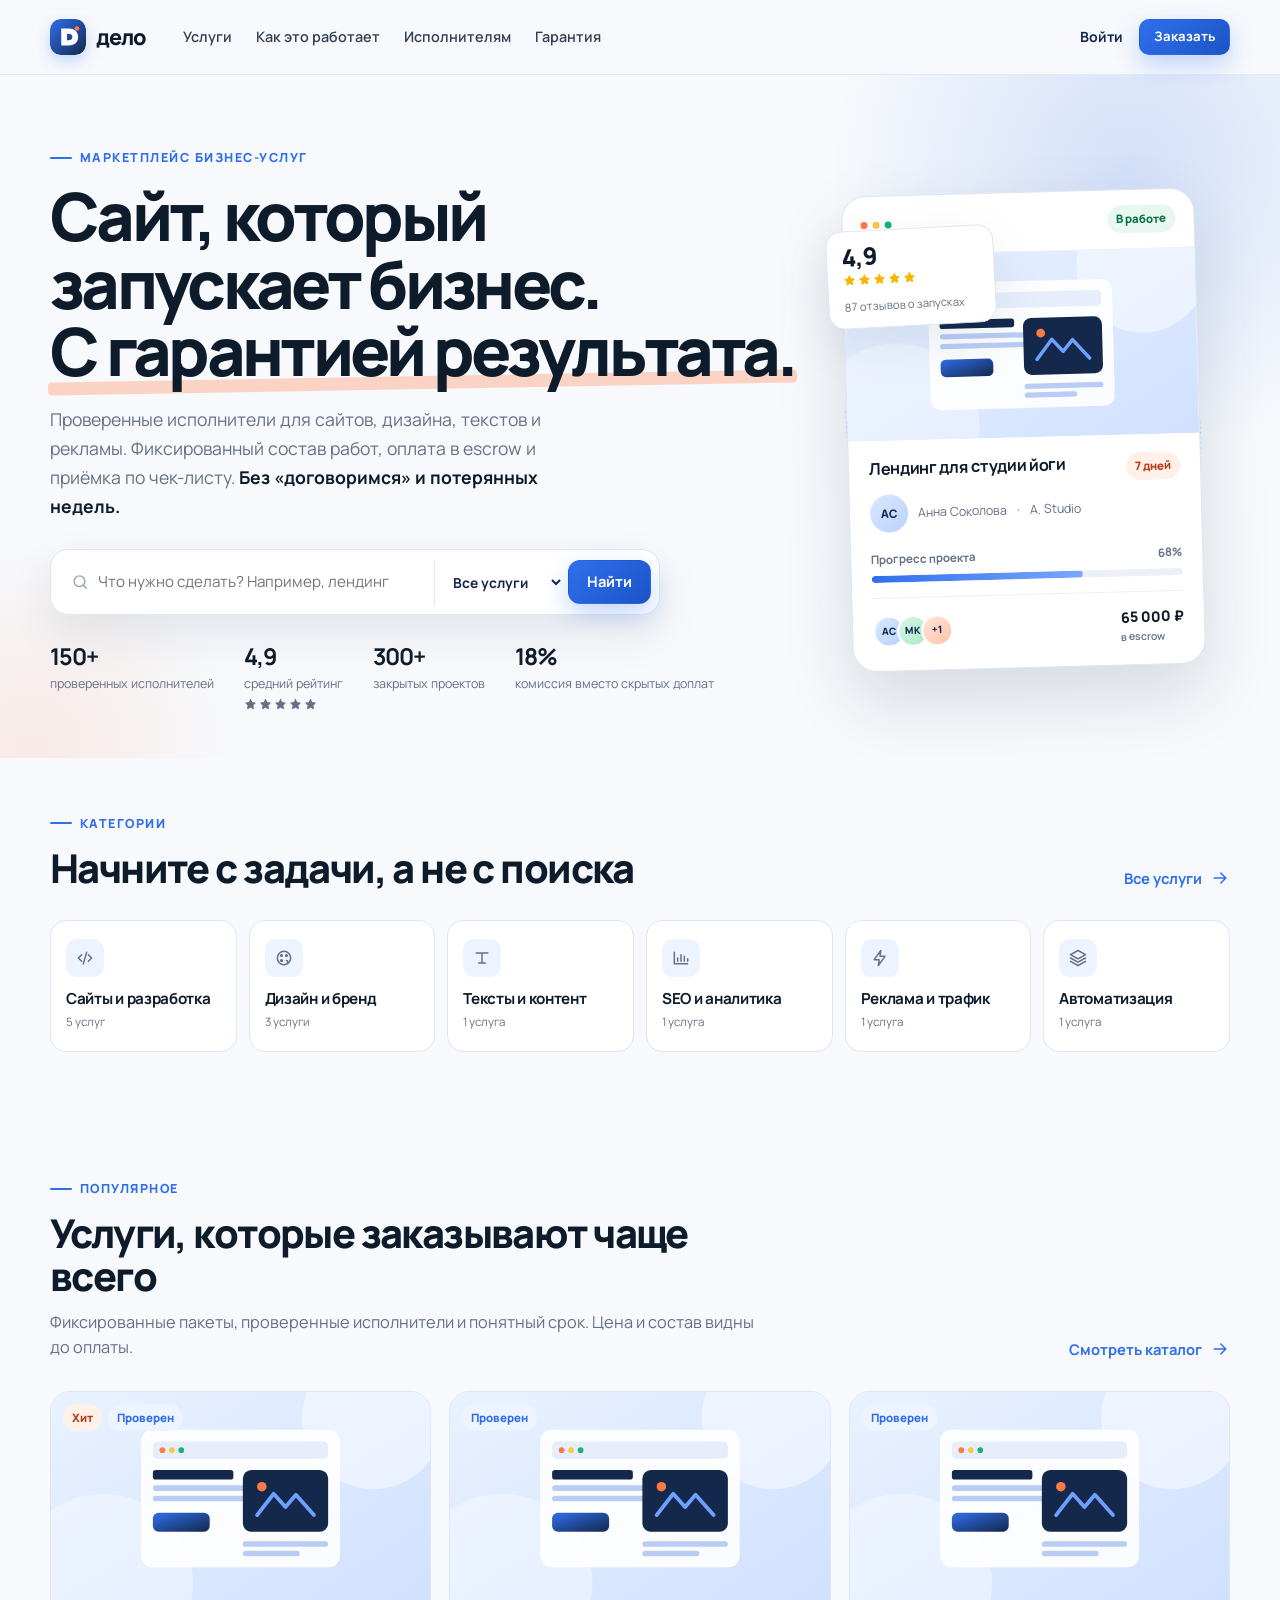
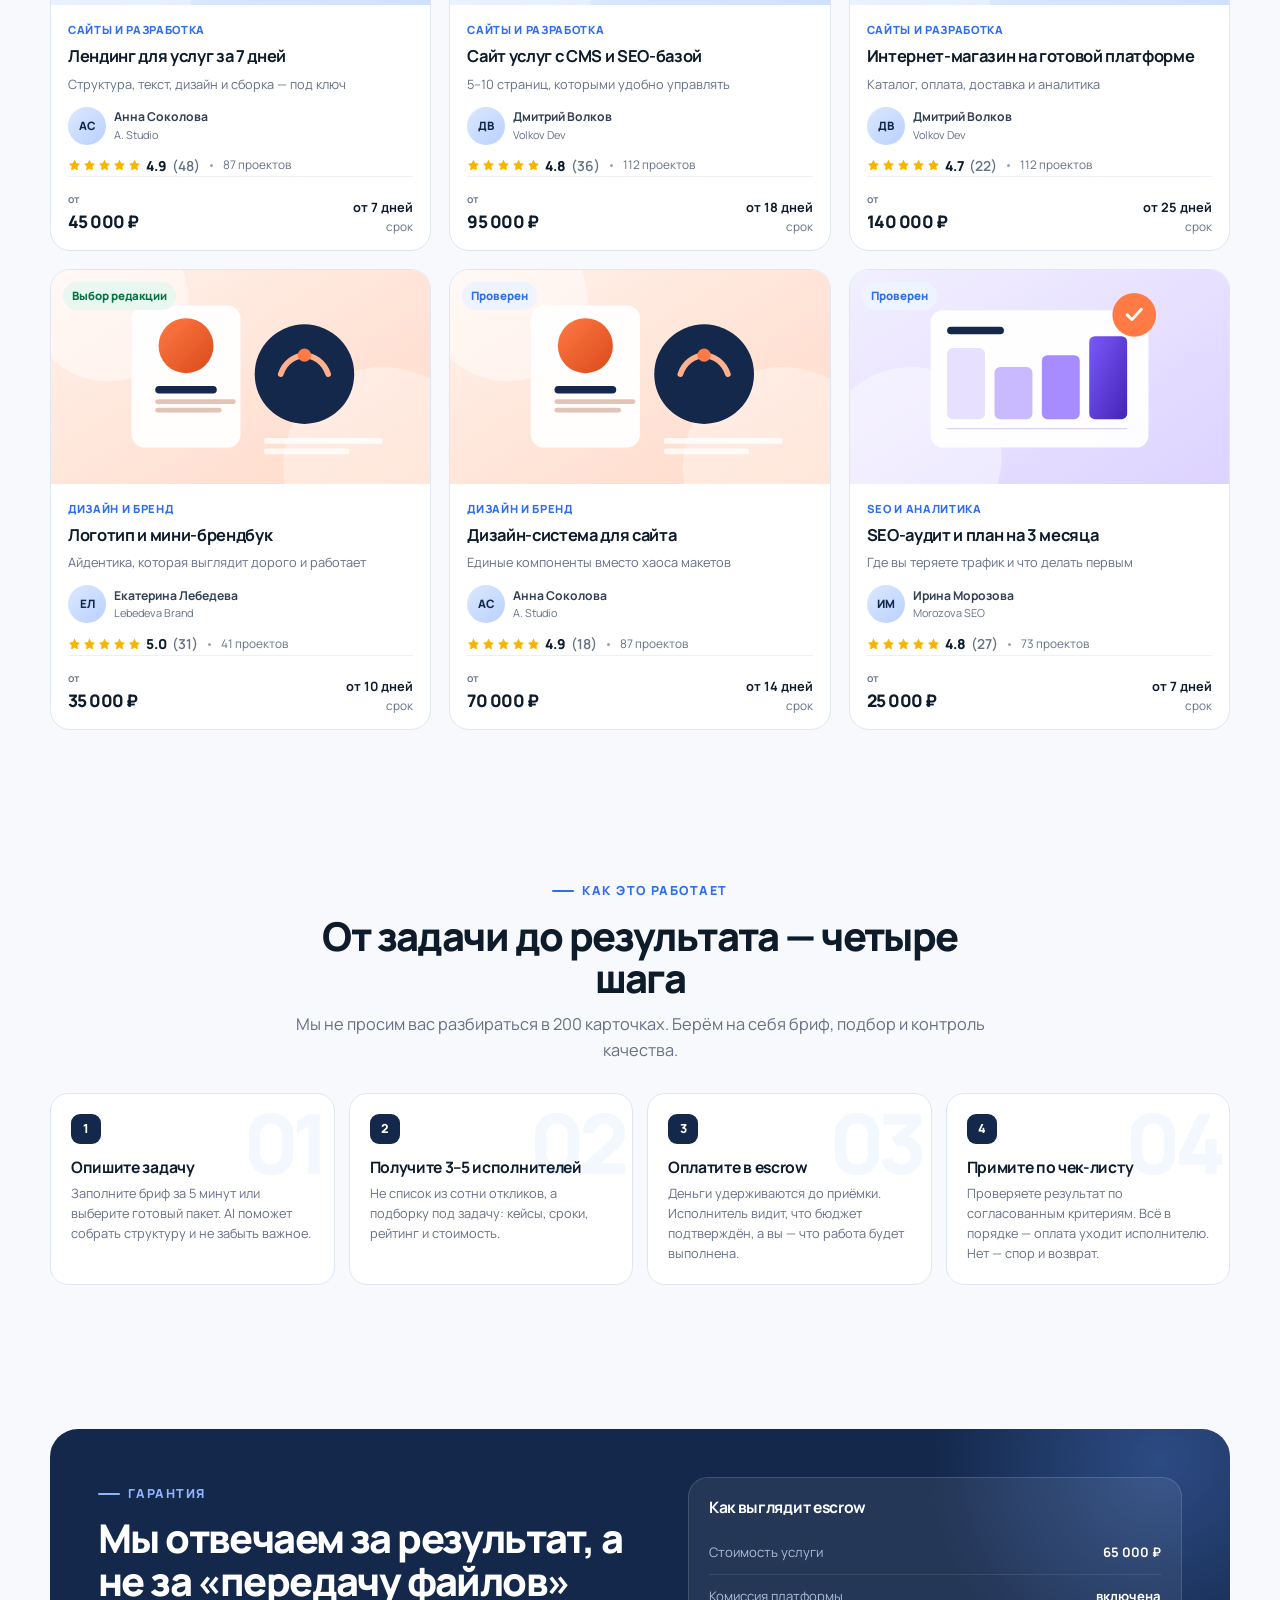
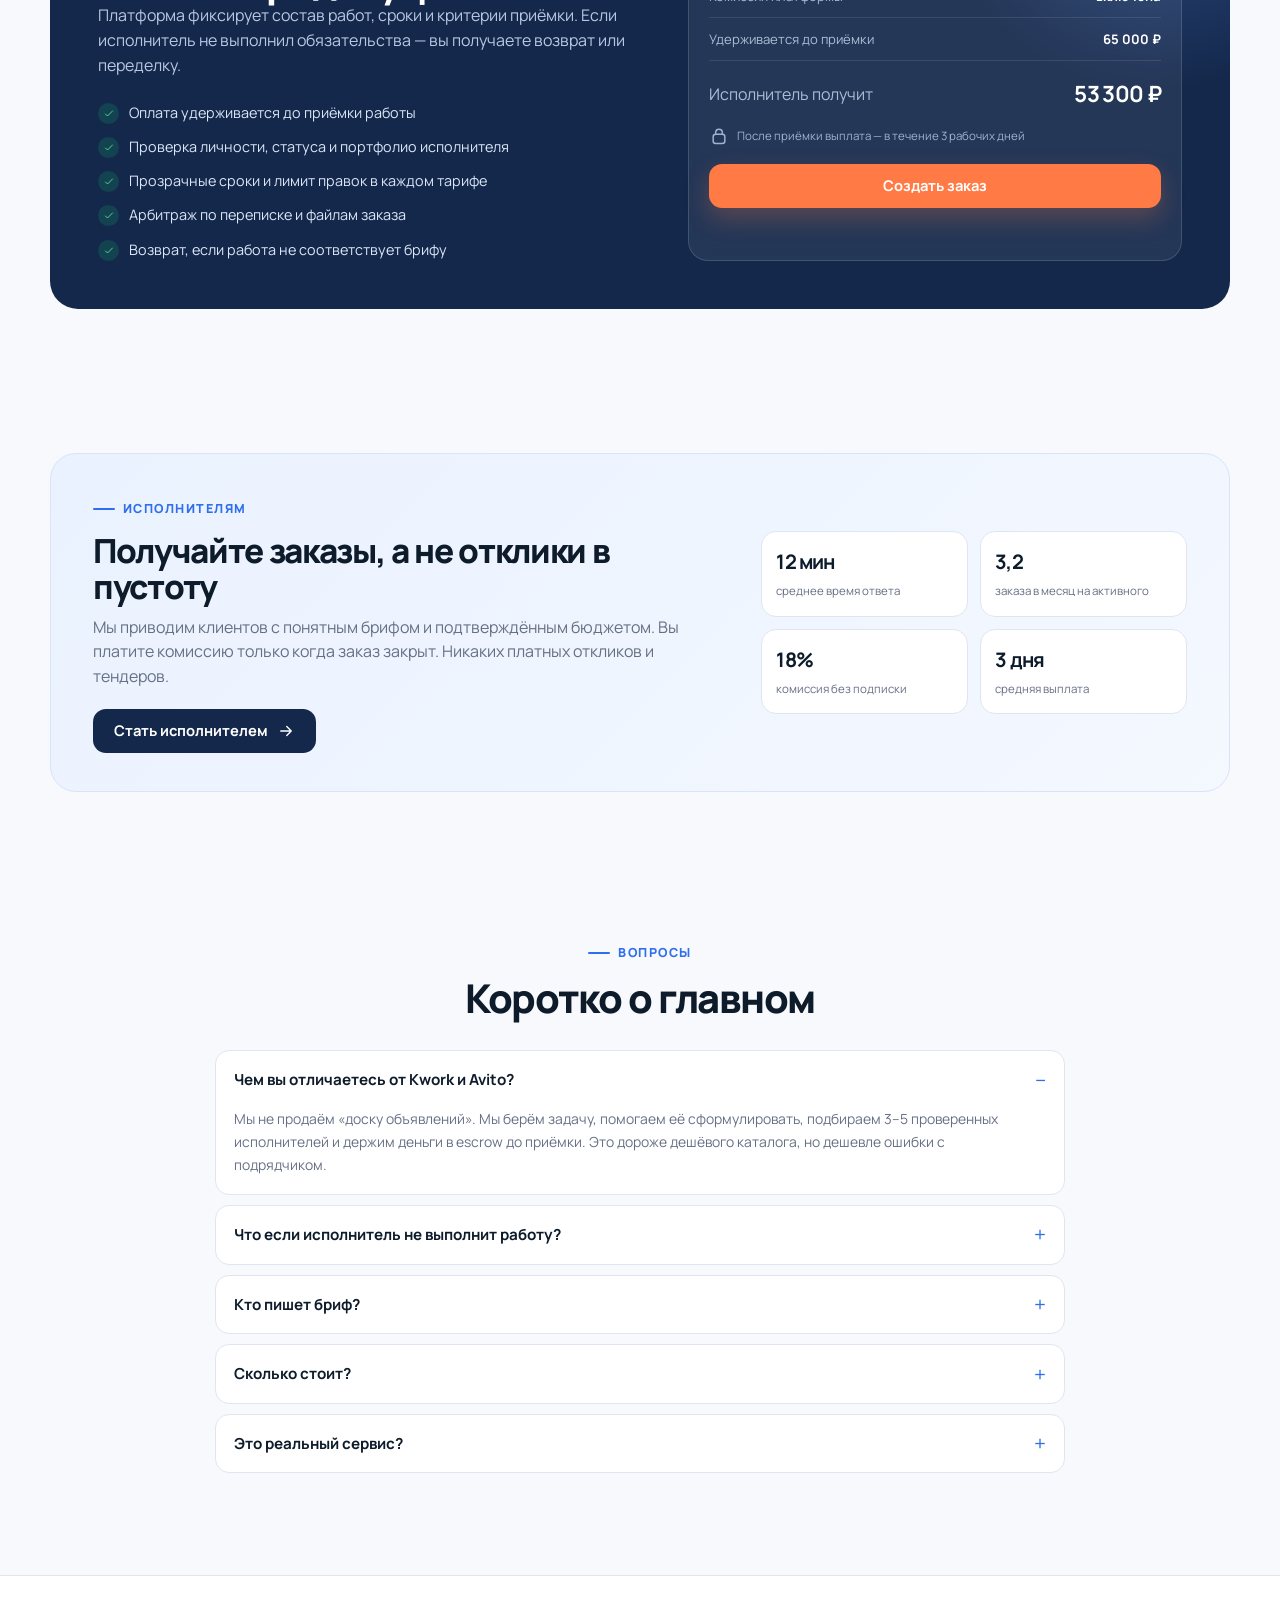
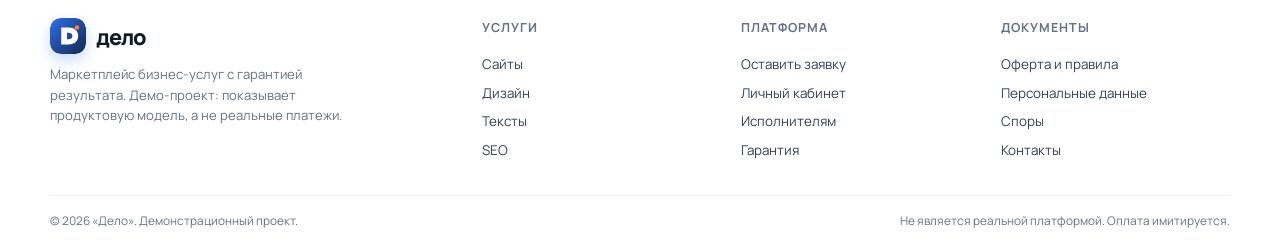
<file: index.html>
<!doctype html>
<html lang="ru">
<head>
  <meta charset="utf-8">
  <meta name="viewport" content="width=device-width, initial-scale=1">
  <title>дело — маркетплейс бизнес-услуг с гарантией результата</title>
  <meta name="description" content="Проверенные исполнители для сайтов, дизайна, текстов и рекламы. Фиксированные пакеты, оплата в escrow и гарантия результата.">
  <meta property="og:type" content="website">
  <meta property="og:title" content="дело — маркетплейс бизнес-услуг с гарантией результата">
  <meta property="og:description" content="Проверенные исполнители, фиксированные пакеты и оплата в escrow. Запуск сайта, дизайн, тексты, SEO и реклама без «договоримся».">
  <meta property="og:image" content="https://airdriverv-cloud.github.io/delo-marketplace-demo/assets/og-cover.png">
  <meta property="og:url" content="https://airdriverv-cloud.github.io/delo-marketplace-demo/">
  <meta name="twitter:card" content="summary_large_image">
  <meta name="theme-color" content="#14284b">
  <link rel="icon" href="assets/logo.svg" type="image/svg+xml">
  <link rel="stylesheet" href="assets/styles.css">
</head>
<body data-page="home">
  <a class="skip-link" href="#main">Перейти к содержимому</a>

  <header class="site-header">
    <div class="container header-inner">
      <a class="brand" href="index.html" aria-label="дело — на главную">
        <img src="assets/logo.svg" alt="">
        <span>дело</span>
      </a>
      <nav class="nav" aria-label="Основная навигация">
        <a href="catalog.html" data-nav="catalog">Услуги</a>
        <a href="index.html#how">Как это работает</a>
        <a href="contractor.html" data-nav="contractor">Исполнителям</a>
        <a href="index.html#guarantee">Гарантия</a>
      </nav>
      <div class="header-actions">
        <a class="login" href="dashboard.html">Войти</a>
        <a class="btn btn-primary btn-sm" href="brief.html">Заказать</a>
        <button class="menu-toggle" id="menuToggle" aria-label="Меню" aria-expanded="false" data-icon="menu"></button>
      </div>
    </div>
    <nav class="mobile-nav" id="mobileNav" aria-label="Мобильная навигация">
      <a href="catalog.html">Услуги</a>
      <a href="index.html#how">Как это работает</a>
      <a href="contractor.html">Исполнителям</a>
      <a href="index.html#guarantee">Гарантия</a>
      <a href="dashboard.html">Личный кабинет</a>
      <a class="btn btn-primary btn-block" href="brief.html">Заказать услугу</a>
    </nav>
  </header>

  <main id="main">
    <section class="hero">
      <div class="container hero-grid">
        <div class="hero-copy">
          <div class="eyebrow">Маркетплейс бизнес-услуг</div>
          <h1>Сайт, который запускает бизнес. <span class="mark">С гарантией результата.</span></h1>
          <p class="hero-sub">Проверенные исполнители для сайтов, дизайна, текстов и рекламы. Фиксированный состав работ, оплата в escrow и приёмка по чек-листу. <strong>Без «договоримся» и потерянных недель.</strong></p>

          <form class="search-box" id="heroSearch">
            <div class="search-field">
              <span data-icon="search"></span>
              <input id="heroQuery" type="search" placeholder="Что нужно сделать? Например, лендинг" aria-label="Поиск услуги">
            </div>
            <select id="heroCategory" aria-label="Категория">
              <option value="all">Все услуги</option>
            </select>
            <button class="btn btn-primary" type="submit">Найти</button>
          </form>

          <div class="hero-stats">
            <div class="stat"><strong>150+</strong><span>проверенных исполнителей</span></div>
            <div class="stat"><strong>4,9</strong><span>средний рейтинг</span><span class="stars" data-stars="5" aria-hidden="true"></span></div>
            <div class="stat"><strong>300+</strong><span>закрытых проектов</span></div>
            <div class="stat"><strong>18%</strong><span>комиссия вместо скрытых доплат</span></div>
          </div>
        </div>

        <div class="hero-visual" aria-hidden="true">
          <div class="hero-orbit"></div>
          <div class="floating-card rating-float">
            <div class="big">4,9</div>
            <span class="stars" data-stars="5"></span>
            <p>87 отзывов о запусках</p>
          </div>
          <div class="project-card">
            <div class="project-top">
              <div class="dots"><span></span><span></span><span></span></div>
              <span class="badge green">В работе</span>
            </div>
            <div class="project-cover">
              <img src="assets/cover-web.svg" alt="">
            </div>
            <div class="project-body">
              <div class="project-title-row">
                <h3>Лендинг для студии йоги</h3>
                <span class="badge orange">7 дней</span>
              </div>
              <div class="project-meta"><span class="avatar">АС</span> Анна Соколова <span>·</span> A. Studio</div>
              <div class="project-progress">
                <div class="progress-label"><span>Прогресс проекта</span><span>68%</span></div>
                <div class="progress"><span></span></div>
              </div>
              <div class="project-foot">
                <div class="people"><span class="avatar">АС</span><span class="avatar green">МК</span><span class="avatar orange">+1</span></div>
                <div class="amount">65 000 ₽<span>в escrow</span></div>
              </div>
            </div>
          </div>
        </div>
      </div>
    </section>

    <section class="section-tight">
      <div class="container">
        <div class="section-head-row">
          <div class="section-head">
            <div class="eyebrow">Категории</div>
            <h2>Начните с задачи, а не с поиска</h2>
          </div>
          <a class="link-arrow" href="catalog.html">Все услуги <span data-icon="arrow"></span></a>
        </div>
        <div class="category-grid" id="categoryGrid"></div>
      </div>
    </section>

    <section class="section">
      <div class="container">
        <div class="section-head-row">
          <div class="section-head">
            <div class="eyebrow">Популярное</div>
            <h2>Услуги, которые заказывают чаще всего</h2>
            <p>Фиксированные пакеты, проверенные исполнители и понятный срок. Цена и состав видны до оплаты.</p>
          </div>
          <a class="link-arrow" href="catalog.html">Смотреть каталог <span data-icon="arrow"></span></a>
        </div>
        <div class="service-grid" id="popularGrid"></div>
      </div>
    </section>

    <section class="section" id="how">
      <div class="container">
        <div class="section-head center">
          <div class="eyebrow">Как это работает</div>
          <h2>От задачи до результата — четыре шага</h2>
          <p>Мы не просим вас разбираться в 200 карточках. Берём на себя бриф, подбор и контроль качества.</p>
        </div>
        <div class="how-grid">
          <div class="step reveal" data-step="01">
            <div class="step-num">1</div>
            <h3>Опишите задачу</h3>
            <p>Заполните бриф за 5 минут или выберите готовый пакет. AI поможет собрать структуру и не забыть важное.</p>
          </div>
          <div class="step reveal" data-step="02">
            <div class="step-num">2</div>
            <h3>Получите 3–5 исполнителей</h3>
            <p>Не список из сотни откликов, а подборку под задачу: кейсы, сроки, рейтинг и стоимость.</p>
          </div>
          <div class="step reveal" data-step="03">
            <div class="step-num">3</div>
            <h3>Оплатите в escrow</h3>
            <p>Деньги удерживаются до приёмки. Исполнитель видит, что бюджет подтверждён, а вы — что работа будет выполнена.</p>
          </div>
          <div class="step reveal" data-step="04">
            <div class="step-num">4</div>
            <h3>Примите по чек-листу</h3>
            <p>Проверяете результат по согласованным критериям. Всё в порядке — оплата уходит исполнителю. Нет — спор и возврат.</p>
          </div>
        </div>
      </div>
    </section>

    <section class="section" id="guarantee">
      <div class="container">
        <div class="guarantee">
          <div class="guarantee-grid">
            <div>
              <div class="eyebrow">Гарантия</div>
              <h2>Мы отвечаем за результат, а не за «передачу файлов»</h2>
              <p>Платформа фиксирует состав работ, сроки и критерии приёмки. Если исполнитель не выполнил обязательства — вы получаете возврат или переделку.</p>
              <ul class="check-list">
                <li><span class="check" data-icon="check"></span><span>Оплата удерживается до приёмки работы</span></li>
                <li><span class="check" data-icon="check"></span><span>Проверка личности, статуса и портфолио исполнителя</span></li>
                <li><span class="check" data-icon="check"></span><span>Прозрачные сроки и лимит правок в каждом тарифе</span></li>
                <li><span class="check" data-icon="check"></span><span>Арбитраж по переписке и файлам заказа</span></li>
                <li><span class="check" data-icon="check"></span><span>Возврат, если работа не соответствует брифу</span></li>
              </ul>
            </div>
            <div class="escrow-panel">
              <h3>Как выглядит escrow</h3>
              <div class="escrow-row"><span>Стоимость услуги</span><strong>65 000 ₽</strong></div>
              <div class="escrow-row"><span>Комиссия платформы</span><strong>включена</strong></div>
              <div class="escrow-row"><span>Удерживается до приёмки</span><strong>65 000 ₽</strong></div>
              <div class="escrow-total"><span class="muted" style="color:#aebdd6">Исполнитель получит</span><strong>53 300 ₽</strong></div>
              <div class="escrow-note"><span data-icon="lock"></span> После приёмки выплата — в течение 3 рабочих дней</div>
              <div style="margin-top:18px"><a class="btn btn-orange btn-block" href="brief.html">Создать заказ</a></div>
            </div>
          </div>
        </div>
      </div>
    </section>

    <section class="section">
      <div class="container">
        <div class="contractor-cta">
          <div>
            <div class="eyebrow">Исполнителям</div>
            <h2>Получайте заказы, а не отклики в пустоту</h2>
            <p>Мы приводим клиентов с понятным брифом и подтверждённым бюджетом. Вы платите комиссию только когда заказ закрыт. Никаких платных откликов и тендеров.</p>
            <a class="btn btn-dark" href="contractor.html">Стать исполнителем <span data-icon="arrow"></span></a>
          </div>
          <div class="contractor-stats">
            <div class="contractor-stat"><strong>12 мин</strong><span>среднее время ответа</span></div>
            <div class="contractor-stat"><strong>3,2</strong><span>заказа в месяц на активного</span></div>
            <div class="contractor-stat"><strong>18%</strong><span>комиссия без подписки</span></div>
            <div class="contractor-stat"><strong>3 дня</strong><span>средняя выплата</span></div>
          </div>
        </div>
      </div>
    </section>

    <section class="section">
      <div class="container">
        <div class="section-head center">
          <div class="eyebrow">Вопросы</div>
          <h2>Коротко о главном</h2>
        </div>
        <div class="faq">
          <details open>
            <summary>Чем вы отличаетесь от Kwork и Avito?</summary>
            <p>Мы не продаём «доску объявлений». Мы берём задачу, помогаем её сформулировать, подбираем 3–5 проверенных исполнителей и держим деньги в escrow до приёмки. Это дороже дешёвого каталога, но дешевле ошибки с подрядчиком.</p>
          </details>
          <details>
            <summary>Что если исполнитель не выполнит работу?</summary>
            <p>Открываете спор до приёмки. Платформа замораживает деньги, изучает бриф, переписку и файлы. Возможные решения: возврат, частичный возврат, переделка или выплата исполнителю, если работа соответствует ТЗ.</p>
          </details>
          <details>
            <summary>Кто пишет бриф?</summary>
            <p>Вы отвечаете на 5–7 вопросов, AI собирает структуру, а менеджер проверяет её перед подбором. Если не хотите заполнять — выберите готовый пакет услуги.</p>
          </details>
          <details>
            <summary>Сколько стоит?</summary>
            <p>Цена складывается из стоимости услуги и комиссии платформы 18%, которая уже включена в цену для клиента. Никаких скрытых доплат за «срочность» или «менеджера».</p>
          </details>
          <details>
            <summary>Это реальный сервис?</summary>
            <p>Нет. Это демонстрационный прототип, созданный по исследованию рынка и ТЗ. Оплата имитируется, данные хранятся только в вашем браузере.</p>
          </details>
        </div>
      </div>
    </section>
  </main>

  <footer class="site-footer">
    <div class="container">
      <div class="footer-main">
        <div>
          <a class="brand" href="index.html"><img src="assets/logo.svg" alt=""><span>дело</span></a>
          <p>Маркетплейс бизнес-услуг с гарантией результата. Демо-проект: показывает продуктовую модель, а не реальные платежи.</p>
        </div>
        <div class="footer-col">
          <h4>Услуги</h4>
          <a href="catalog.html?cat=web">Сайты</a>
          <a href="catalog.html?cat=design">Дизайн</a>
          <a href="catalog.html?cat=text">Тексты</a>
          <a href="catalog.html?cat=seo">SEO</a>
        </div>
        <div class="footer-col">
          <h4>Платформа</h4>
          <a href="brief.html">Оставить заявку</a>
          <a href="dashboard.html">Личный кабинет</a>
          <a href="contractor.html">Исполнителям</a>
          <a href="index.html#guarantee">Гарантия</a>
        </div>
        <div class="footer-col">
          <h4>Документы</h4>
          <a href="legal.html">Оферта и правила</a>
          <a href="legal.html#privacy">Персональные данные</a>
          <a href="legal.html#disputes">Споры</a>
          <a href="legal.html#contacts">Контакты</a>
        </div>
      </div>
      <div class="footer-bottom">
        <span>© 2026 «Дело». Демонстрационный проект.</span>
        <span>Не является реальной платформой. Оплата имитируется.</span>
      </div>
    </div>
  </footer>

  <script src="assets/data.js"></script>
  <script src="assets/app.js"></script>
</body>
</html>
</file>
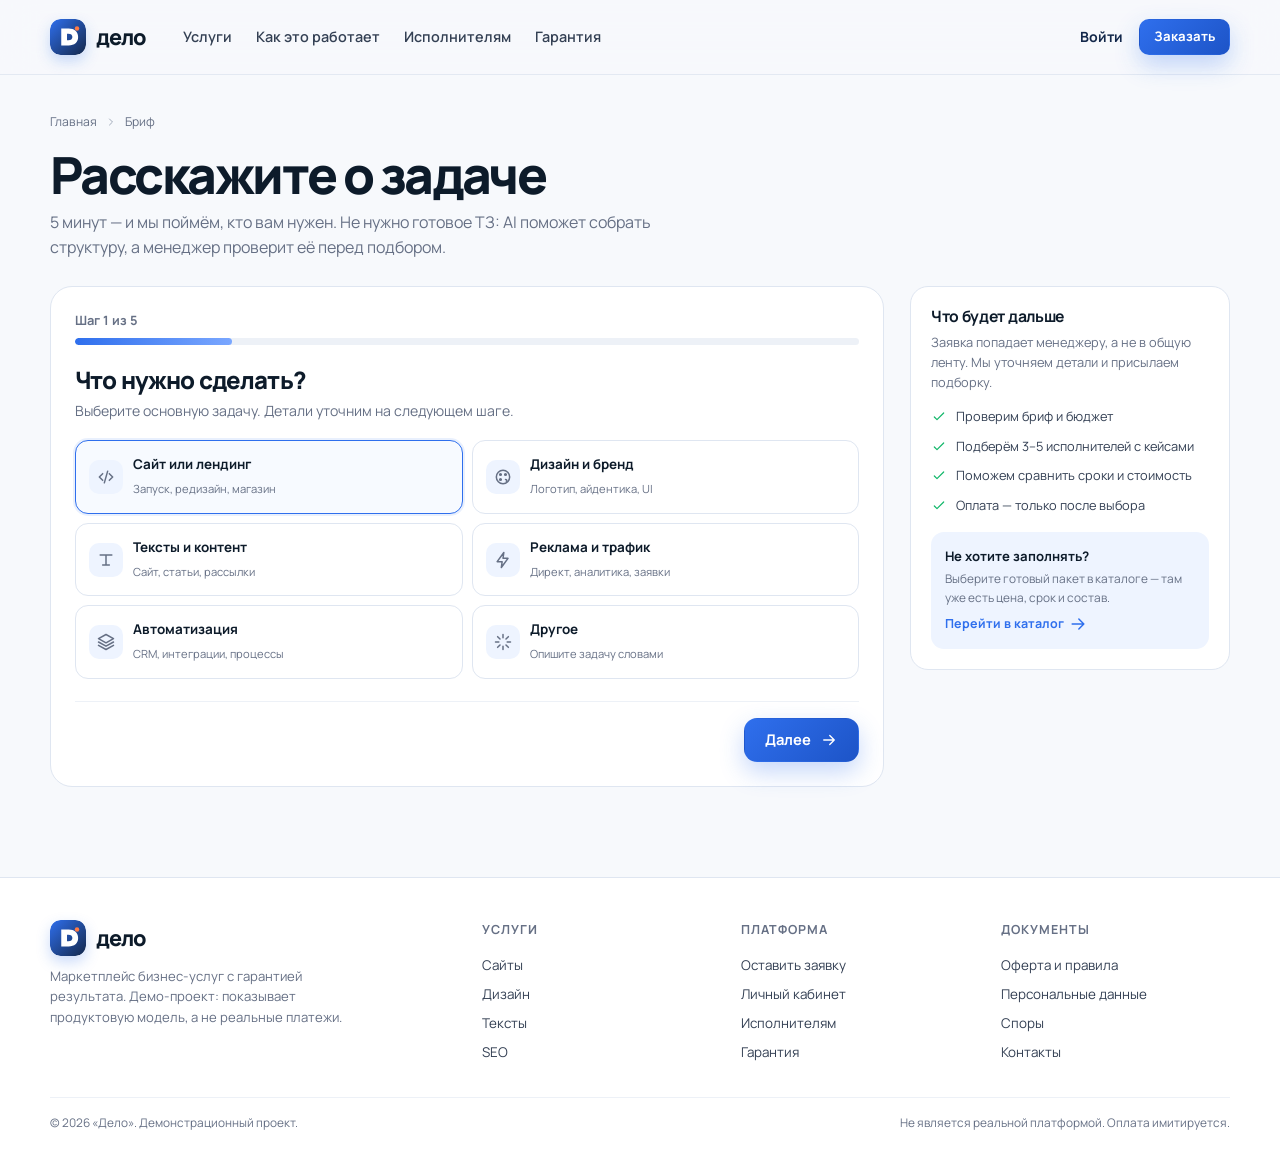
<file: brief.html>
<!doctype html>
<html lang="ru">
<head>
  <meta charset="utf-8">
  <meta name="viewport" content="width=device-width, initial-scale=1">
  <title>Бриф на услугу — дело</title>
  <meta name="description" content="Опишите задачу за 5 минут: AI соберёт структуру, а мы предложим 3–5 проверенных исполнителей.">
  <link rel="icon" href="assets/logo.svg" type="image/svg+xml">
  <link rel="stylesheet" href="assets/styles.css">
</head>
<body data-page="brief">
  <a class="skip-link" href="#main">Перейти к содержимому</a>

  <header class="site-header">
    <div class="container header-inner">
      <a class="brand" href="index.html" aria-label="дело — на главную"><img src="assets/logo.svg" alt=""><span>дело</span></a>
      <nav class="nav" aria-label="Основная навигация">
        <a href="catalog.html" data-nav="catalog">Услуги</a>
        <a href="index.html#how">Как это работает</a>
        <a href="contractor.html" data-nav="contractor">Исполнителям</a>
        <a href="index.html#guarantee">Гарантия</a>
      </nav>
      <div class="header-actions">
        <a class="login" href="dashboard.html">Войти</a>
        <a class="btn btn-primary btn-sm" href="brief.html">Заказать</a>
        <button class="menu-toggle" id="menuToggle" aria-label="Меню" aria-expanded="false" data-icon="menu"></button>
      </div>
    </div>
    <nav class="mobile-nav" id="mobileNav" aria-label="Мобильная навигация">
      <a href="catalog.html">Услуги</a>
      <a href="index.html#how">Как это работает</a>
      <a href="contractor.html">Исполнителям</a>
      <a href="index.html#guarantee">Гарантия</a>
      <a href="dashboard.html">Личный кабинет</a>
      <a class="btn btn-primary btn-block" href="brief.html">Заказать услугу</a>
    </nav>
  </header>

  <main id="main">
    <section class="page-head">
      <div class="container">
        <nav class="breadcrumbs" aria-label="Хлебные крошки">
          <a href="index.html">Главная</a><span data-icon="chevron"></span><span>Бриф</span>
        </nav>
        <h1>Расскажите о задаче</h1>
        <p>5 минут — и мы поймём, кто вам нужен. Не нужно готовое ТЗ: AI поможет собрать структуру, а менеджер проверит её перед подбором.</p>
      </div>
    </section>

    <section>
      <div class="container brief-layout">
        <div class="wizard" id="briefCard">
          <form id="briefForm" novalidate>
            <div class="wizard-top"><span id="wizardStepLabel">Шаг 1 из 5</span></div>
            <div class="progress-track"><span id="progressBar"></span></div>

            <div class="step-panel active" data-step="1">
              <h2>Что нужно сделать?</h2>
              <p>Выберите основную задачу. Детали уточним на следующем шаге.</p>
              <div class="choice-grid">
                <label class="choice-card selected"><input type="radio" name="task" value="site" checked><span class="choice-icon" data-icon="code"></span><div><strong>Сайт или лендинг</strong><span>Запуск, редизайн, магазин</span></div></label>
                <label class="choice-card"><input type="radio" name="task" value="design"><span class="choice-icon" data-icon="palette"></span><div><strong>Дизайн и бренд</strong><span>Логотип, айдентика, UI</span></div></label>
                <label class="choice-card"><input type="radio" name="task" value="text"><span class="choice-icon" data-icon="text"></span><div><strong>Тексты и контент</strong><span>Сайт, статьи, рассылки</span></div></label>
                <label class="choice-card"><input type="radio" name="task" value="ads"><span class="choice-icon" data-icon="bolt"></span><div><strong>Реклама и трафик</strong><span>Директ, аналитика, заявки</span></div></label>
                <label class="choice-card"><input type="radio" name="task" value="auto"><span class="choice-icon" data-icon="layers"></span><div><strong>Автоматизация</strong><span>CRM, интеграции, процессы</span></div></label>
                <label class="choice-card"><input type="radio" name="task" value="other"><span class="choice-icon" data-icon="spark"></span><div><strong>Другое</strong><span>Опишите задачу словами</span></div></label>
              </div>
            </div>

            <div class="step-panel" data-step="2">
              <h2>Расскажите о проекте</h2>
              <p>Чем больше контекста, тем точнее подбор. 2–3 предложения уже достаточно.</p>
              <div class="form-grid" style="margin-top:16px">
                <div class="field full"><label for="description">Задача и контекст</label><textarea id="description" name="description" placeholder="Например: нужен лендинг для студии йоги в Москве. Есть логотип и фото, текстов нет. Цель — заявки на пробное занятие."></textarea><span class="hint">Минимум 20 символов</span></div>
                <div class="field"><label for="audience">Целевая аудитория</label><input id="audience" name="audience" placeholder="Кто ваш клиент?"></div>
                <div class="field"><label for="references">Референсы</label><input id="references" name="references" placeholder="Ссылки или описание"></div>
              </div>
            </div>

            <div class="step-panel" data-step="3">
              <h2>Бюджет и срок</h2>
              <p>Это помогает не тратить время на предложения, которые не подходят.</p>
              <div class="choice-grid" style="margin-top:16px">
                <label class="choice-card"><input type="radio" name="budget" value="30"><div><strong>До 30 тыс. ₽</strong><span>Небольшая задача</span></div></label>
                <label class="choice-card"><input type="radio" name="budget" value="60"><div><strong>30–60 тыс. ₽</strong><span>Стандартный запуск</span></div></label>
                <label class="choice-card"><input type="radio" name="budget" value="120"><div><strong>60–120 тыс. ₽</strong><span>Сайт или бренд</span></div></label>
                <label class="choice-card"><input type="radio" name="budget" value="200"><div><strong>120–200 тыс. ₽</strong><span>Комплексный проект</span></div></label>
                <label class="choice-card"><input type="radio" name="budget" value="200+"><div><strong>200 тыс. ₽ +</strong><span>Большой объём</span></div></label>
              </div>
              <div class="field" style="margin-top:14px"><label for="deadline">Когда нужно</label>
                <select id="deadline" name="deadline">
                  <option>Как можно скорее</option>
                  <option>В течение 2 недель</option>
                  <option>В течение месяца</option>
                  <option>Более месяца</option>
                  <option>Пока просто изучаю</option>
                </select>
              </div>
            </div>

            <div class="step-panel" data-step="4">
              <h2>Как с вами связаться?</h2>
              <p>Покажем 3–5 исполнителей и поможем с выбором. Без спама и звонков «просто узнать».</p>
              <div class="form-grid" style="margin-top:16px">
                <div class="field"><label for="clientName">Имя</label><input id="clientName" name="clientName" autocomplete="name" placeholder="Алексей"></div>
                <div class="field"><label for="company">Компания</label><input id="company" name="company" autocomplete="organization" placeholder="Необязательно"></div>
                <div class="field"><label for="phone">Телефон</label><input id="phone" name="phone" inputmode="tel" autocomplete="tel" placeholder="+7 999 000-00-00"></div>
                <div class="field"><label for="email">Email</label><input id="email" name="email" type="email" autocomplete="email" placeholder="you@company.ru"></div>
              </div>
            </div>

            <div class="step-panel" data-step="5">
              <h2>Проверьте заявку</h2>
              <p>Всё можно изменить — вернитесь на любой шаг.</p>
              <div class="summary-list" id="briefSummary"></div>
              <label class="consent"><input type="checkbox" id="briefConsent"> <span>Согласен с <a href="legal.html">офертой</a> и обработкой персональных данных. Данные демо-проекта хранятся только в браузере.</span></label>
            </div>

            <div class="form-error" id="briefError"></div>
            <div class="wizard-nav">
              <button class="btn btn-ghost" type="button" data-back>Назад</button>
              <button class="btn btn-primary" type="button" data-next>Далее <span data-icon="arrow"></span></button>
              <button class="btn btn-primary" type="submit" id="briefSubmit" style="display:none">Отправить заявку <span data-icon="send"></span></button>
            </div>
          </form>
        </div>

        <aside>
          <div class="aside-card">
            <h3>Что будет дальше</h3>
            <p>Заявка попадает менеджеру, а не в общую ленту. Мы уточняем детали и присылаем подборку.</p>
            <ul>
              <li><span data-icon="check"></span><span>Проверим бриф и бюджет</span></li>
              <li><span data-icon="check"></span><span>Подберём 3–5 исполнителей с кейсами</span></li>
              <li><span data-icon="check"></span><span>Поможем сравнить сроки и стоимость</span></li>
              <li><span data-icon="check"></span><span>Оплата — только после выбора</span></li>
            </ul>
            <div class="aside-cta">
              <strong>Не хотите заполнять?</strong>
              <p>Выберите готовый пакет в каталоге — там уже есть цена, срок и состав.</p>
              <a href="catalog.html">Перейти в каталог <span data-icon="arrow"></span></a>
            </div>
          </div>
        </aside>
      </div>
    </section>
  </main>

  <footer class="site-footer">
    <div class="container">
      <div class="footer-main">
        <div>
          <a class="brand" href="index.html"><img src="assets/logo.svg" alt=""><span>дело</span></a>
          <p>Маркетплейс бизнес-услуг с гарантией результата. Демо-проект: показывает продуктовую модель, а не реальные платежи.</p>
        </div>
        <div class="footer-col">
          <h4>Услуги</h4>
          <a href="catalog.html?cat=web">Сайты</a>
          <a href="catalog.html?cat=design">Дизайн</a>
          <a href="catalog.html?cat=text">Тексты</a>
          <a href="catalog.html?cat=seo">SEO</a>
        </div>
        <div class="footer-col">
          <h4>Платформа</h4>
          <a href="brief.html">Оставить заявку</a>
          <a href="dashboard.html">Личный кабинет</a>
          <a href="contractor.html">Исполнителям</a>
          <a href="index.html#guarantee">Гарантия</a>
        </div>
        <div class="footer-col">
          <h4>Документы</h4>
          <a href="legal.html">Оферта и правила</a>
          <a href="legal.html#privacy">Персональные данные</a>
          <a href="legal.html#disputes">Споры</a>
          <a href="legal.html#contacts">Контакты</a>
        </div>
      </div>
      <div class="footer-bottom">
        <span>© 2026 «Дело». Демонстрационный проект.</span>
        <span>Не является реальной платформой. Оплата имитируется.</span>
      </div>
    </div>
  </footer>

  <script src="assets/data.js"></script>
  <script src="assets/app.js"></script>
</body>
</html>
</file>
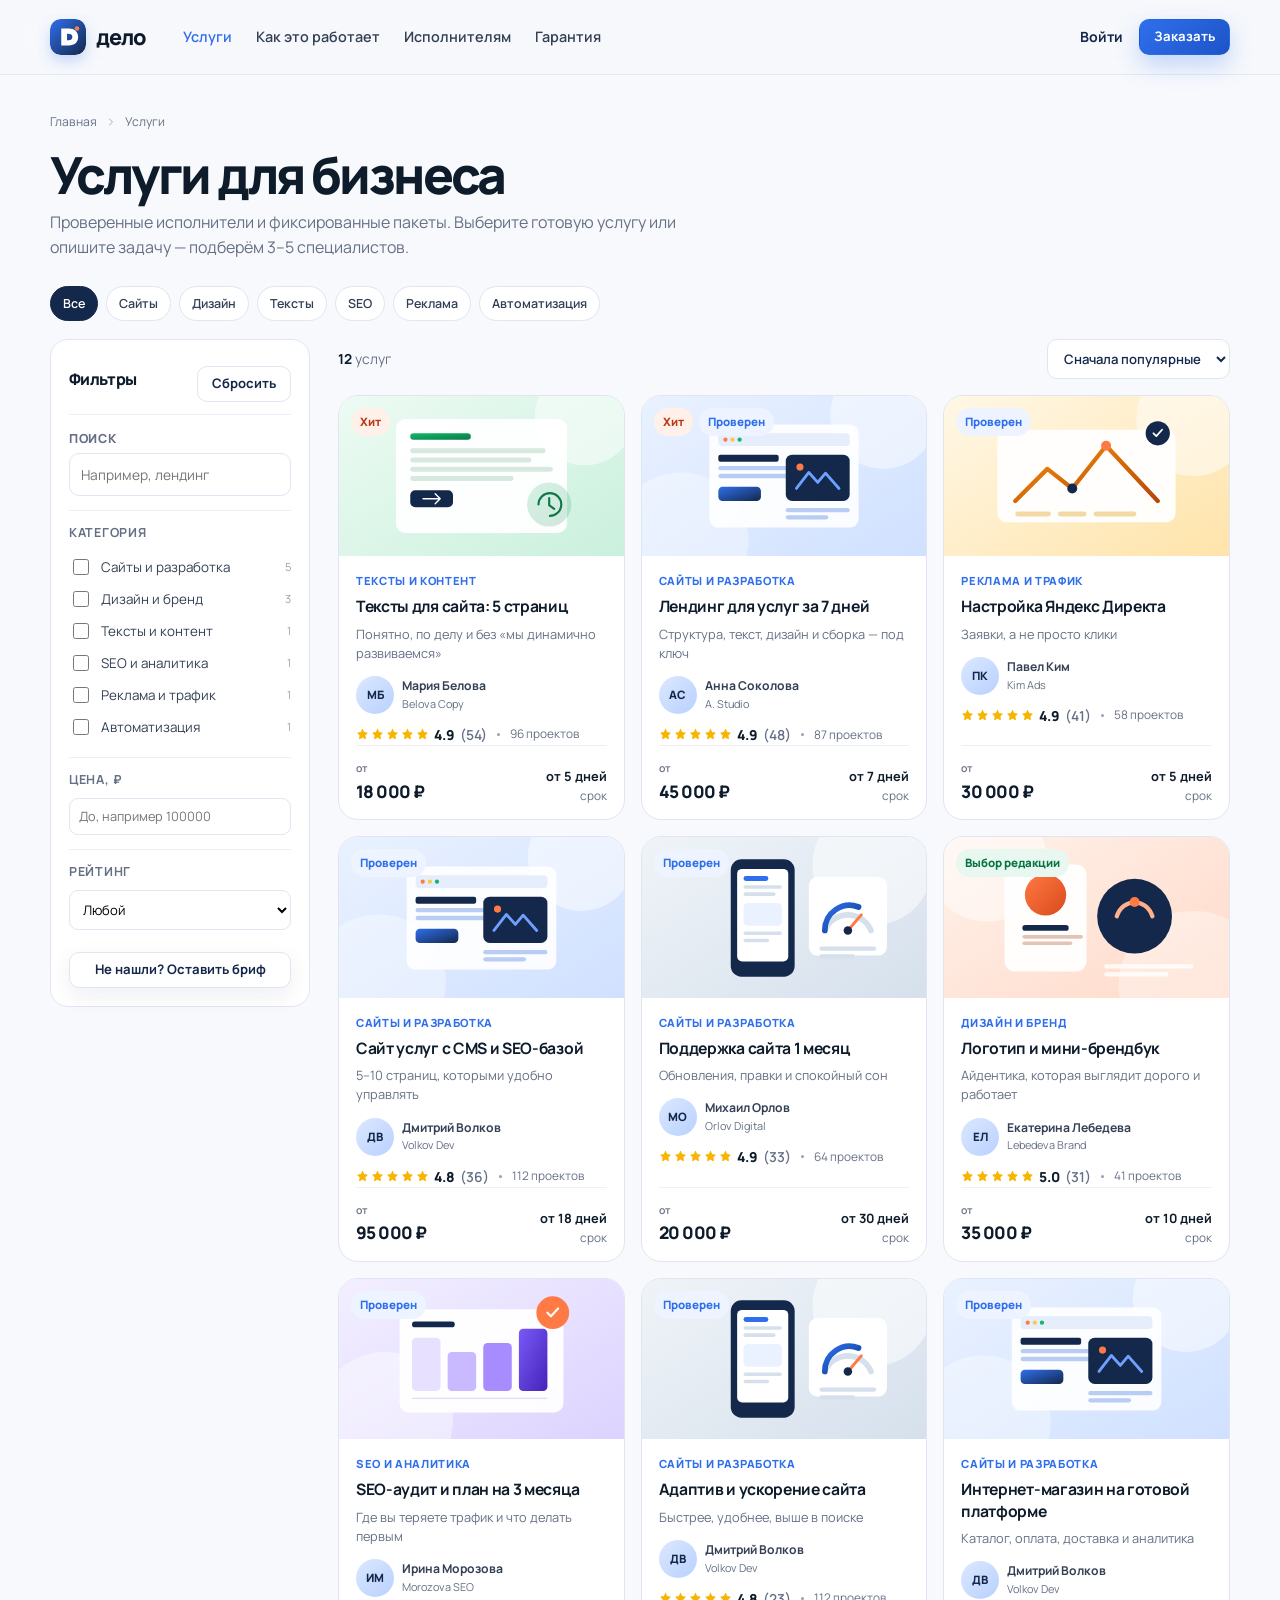
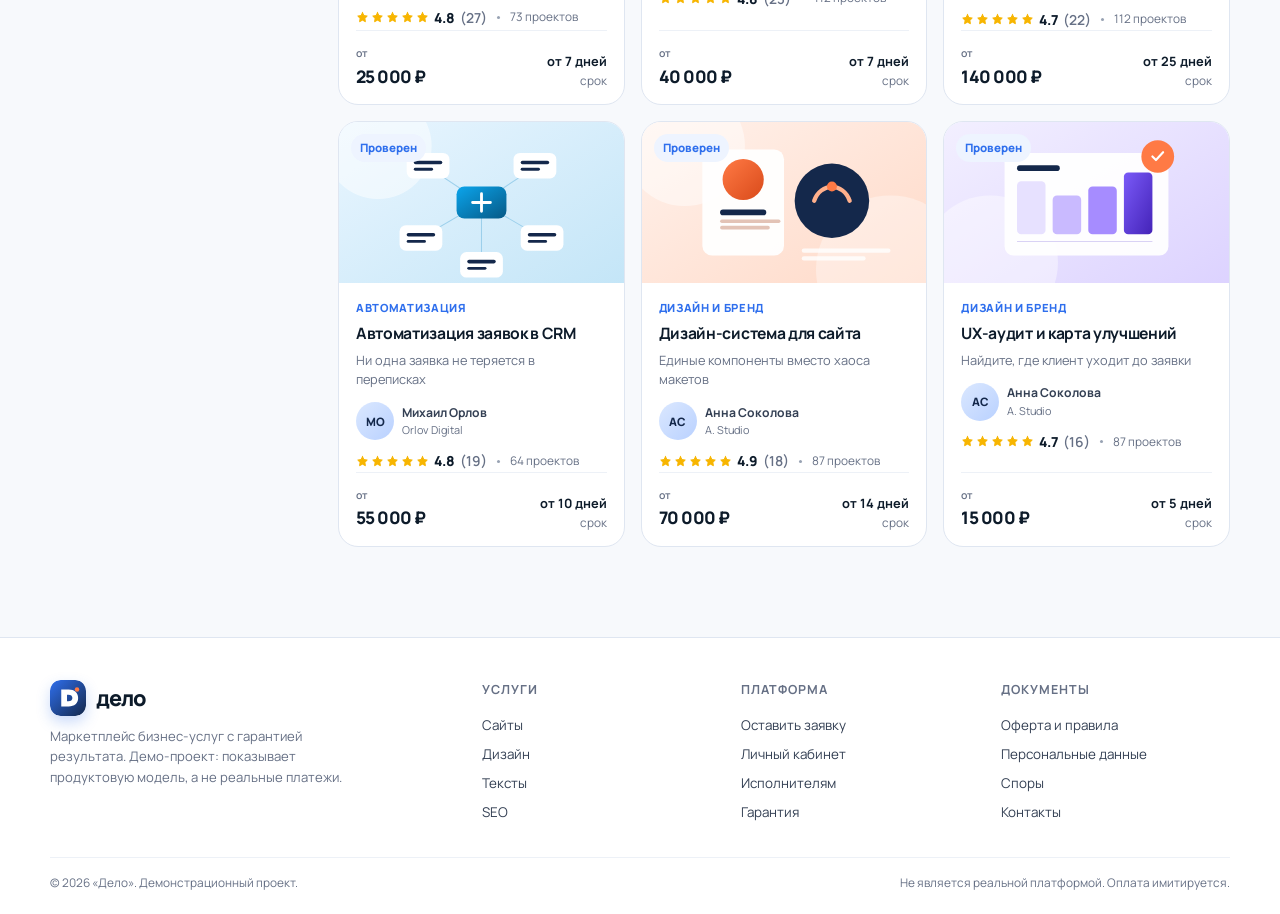
<file: catalog.html>
<!doctype html>
<html lang="ru">
<head>
  <meta charset="utf-8">
  <meta name="viewport" content="width=device-width, initial-scale=1">
  <title>Услуги для бизнеса — дело</title>
  <meta name="description" content="Каталог проверенных услуг: сайты, дизайн, тексты, SEO, реклама и автоматизация. Фиксированные пакеты и escrow.">
  <link rel="icon" href="assets/logo.svg" type="image/svg+xml">
  <link rel="stylesheet" href="assets/styles.css">
</head>
<body data-page="catalog">
  <a class="skip-link" href="#main">Перейти к содержимому</a>

  <header class="site-header">
    <div class="container header-inner">
      <a class="brand" href="index.html" aria-label="дело — на главную"><img src="assets/logo.svg" alt=""><span>дело</span></a>
      <nav class="nav" aria-label="Основная навигация">
        <a href="catalog.html" data-nav="catalog">Услуги</a>
        <a href="index.html#how">Как это работает</a>
        <a href="contractor.html" data-nav="contractor">Исполнителям</a>
        <a href="index.html#guarantee">Гарантия</a>
      </nav>
      <div class="header-actions">
        <a class="login" href="dashboard.html">Войти</a>
        <a class="btn btn-primary btn-sm" href="brief.html">Заказать</a>
        <button class="menu-toggle" id="menuToggle" aria-label="Меню" aria-expanded="false" data-icon="menu"></button>
      </div>
    </div>
    <nav class="mobile-nav" id="mobileNav" aria-label="Мобильная навигация">
      <a href="catalog.html">Услуги</a>
      <a href="index.html#how">Как это работает</a>
      <a href="contractor.html">Исполнителям</a>
      <a href="index.html#guarantee">Гарантия</a>
      <a href="dashboard.html">Личный кабинет</a>
      <a class="btn btn-primary btn-block" href="brief.html">Заказать услугу</a>
    </nav>
  </header>

  <main id="main">
    <section class="page-head">
      <div class="container">
        <nav class="breadcrumbs" aria-label="Хлебные крошки">
          <a href="index.html">Главная</a><span data-icon="chevron"></span><span>Услуги</span>
        </nav>
        <h1>Услуги для бизнеса</h1>
        <p>Проверенные исполнители и фиксированные пакеты. Выберите готовую услугу или опишите задачу — подберём 3–5 специалистов.</p>
      </div>
    </section>

    <section>
      <div class="container">
        <div class="chip-row" id="catalogChips"></div>
        <div class="catalog-layout">
          <aside class="filters" id="filtersPanel" aria-label="Фильтры">
            <div class="filters-head">
              <h2>Фильтры</h2>
              <button class="btn btn-ghost btn-sm" type="button" id="resetFilters">Сбросить</button>
            </div>
            <div class="filter-group">
              <label class="field" for="catalogQuery">
                <span style="font-size:.78rem;text-transform:uppercase;letter-spacing:.06em;color:var(--muted);font-weight:800">Поиск</span>
                <input id="catalogQuery" type="search" placeholder="Например, лендинг">
              </label>
            </div>
            <div class="filter-group">
              <h3>Категория</h3>
              <div id="filterCategories"></div>
            </div>
            <div class="filter-group">
              <h3>Цена, ₽</h3>
              <div class="range-row">
                <input id="maxPrice" type="number" min="0" step="5000" placeholder="До, например 100000" aria-label="Максимальная цена">
              </div>
            </div>
            <div class="filter-group">
              <h3>Рейтинг</h3>
              <select id="minRating" class="field" style="border:1px solid var(--line);border-radius:9px;padding:9px;font-size:.82rem;background:#fff;width:100%">
                <option value="0">Любой</option>
                <option value="4.5">4,5 и выше</option>
                <option value="4.8">4,8 и выше</option>
                <option value="5">Только 5,0</option>
              </select>
            </div>
            <a class="btn btn-light btn-block btn-sm" href="brief.html">Не нашли? Оставить бриф</a>
          </aside>

          <div>
            <div class="results-bar">
              <div class="count" id="resultCount">Загрузка…</div>
              <div style="display:flex;gap:8px;align-items:center;flex-wrap:wrap">
                <button class="btn btn-light btn-sm filter-toggle" type="button" id="filterToggle"><span data-icon="filter"></span> Фильтры</button>
                <div class="sort">
                  <label class="sr-only" for="sortSelect">Сортировка</label>
                  <select id="sortSelect">
                    <option value="popular">Сначала популярные</option>
                    <option value="rating">По рейтингу</option>
                    <option value="price-asc">Сначала дешевле</option>
                    <option value="price-desc">Сначала дороже</option>
                  </select>
                </div>
              </div>
            </div>
            <div class="catalog-grid" id="catalogGrid"></div>
          </div>
        </div>
      </div>
    </section>
  </main>

  <footer class="site-footer">
    <div class="container">
      <div class="footer-main">
        <div>
          <a class="brand" href="index.html"><img src="assets/logo.svg" alt=""><span>дело</span></a>
          <p>Маркетплейс бизнес-услуг с гарантией результата. Демо-проект: показывает продуктовую модель, а не реальные платежи.</p>
        </div>
        <div class="footer-col">
          <h4>Услуги</h4>
          <a href="catalog.html?cat=web">Сайты</a>
          <a href="catalog.html?cat=design">Дизайн</a>
          <a href="catalog.html?cat=text">Тексты</a>
          <a href="catalog.html?cat=seo">SEO</a>
        </div>
        <div class="footer-col">
          <h4>Платформа</h4>
          <a href="brief.html">Оставить заявку</a>
          <a href="dashboard.html">Личный кабинет</a>
          <a href="contractor.html">Исполнителям</a>
          <a href="index.html#guarantee">Гарантия</a>
        </div>
        <div class="footer-col">
          <h4>Документы</h4>
          <a href="legal.html">Оферта и правила</a>
          <a href="legal.html#privacy">Персональные данные</a>
          <a href="legal.html#disputes">Споры</a>
          <a href="legal.html#contacts">Контакты</a>
        </div>
      </div>
      <div class="footer-bottom">
        <span>© 2026 «Дело». Демонстрационный проект.</span>
        <span>Не является реальной платформой. Оплата имитируется.</span>
      </div>
    </div>
  </footer>

  <script src="assets/data.js"></script>
  <script src="assets/app.js"></script>
</body>
</html>
</file>
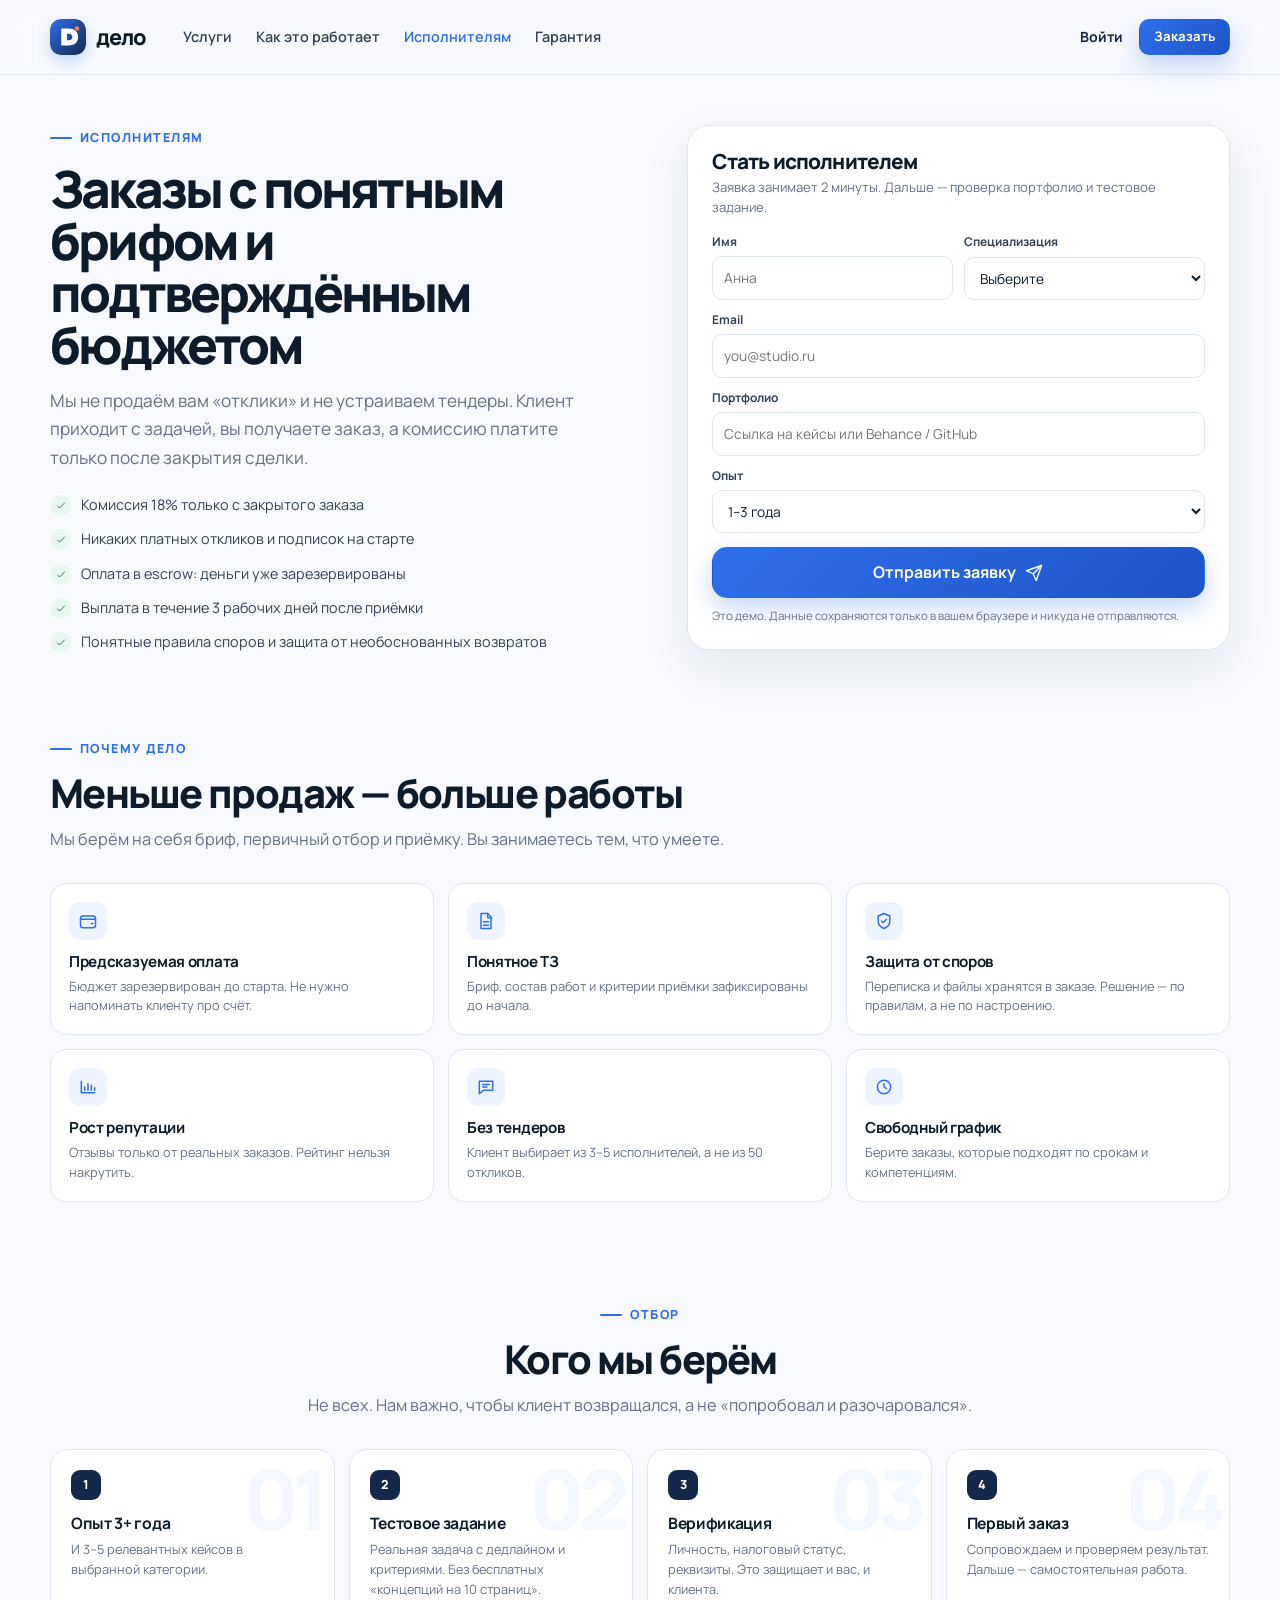
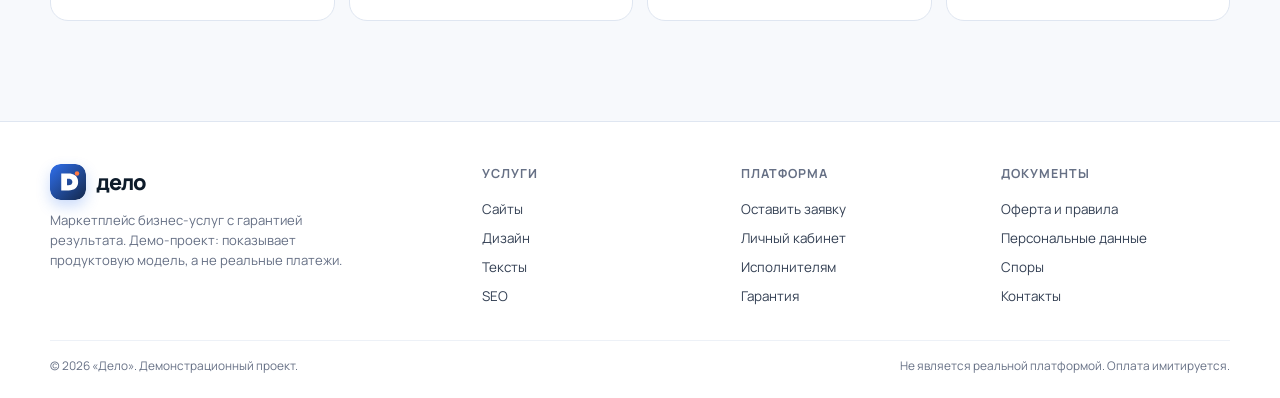
<file: contractor.html>
<!doctype html>
<html lang="ru">
<head>
  <meta charset="utf-8">
  <meta name="viewport" content="width=device-width, initial-scale=1">
  <title>Исполнителям — дело</title>
  <meta name="description" content="Получайте заказы с подтверждённым бюджетом. Комиссия 18% только после закрытия заказа, без платных откликов.">
  <link rel="icon" href="assets/logo.svg" type="image/svg+xml">
  <link rel="stylesheet" href="assets/styles.css">
</head>
<body data-page="contractor">
  <a class="skip-link" href="#main">Перейти к содержимому</a>

  <header class="site-header">
    <div class="container header-inner">
      <a class="brand" href="index.html" aria-label="дело — на главную"><img src="assets/logo.svg" alt=""><span>дело</span></a>
      <nav class="nav" aria-label="Основная навигация">
        <a href="catalog.html" data-nav="catalog">Услуги</a>
        <a href="index.html#how">Как это работает</a>
        <a href="contractor.html" data-nav="contractor">Исполнителям</a>
        <a href="index.html#guarantee">Гарантия</a>
      </nav>
      <div class="header-actions">
        <a class="login" href="dashboard.html">Войти</a>
        <a class="btn btn-primary btn-sm" href="brief.html">Заказать</a>
        <button class="menu-toggle" id="menuToggle" aria-label="Меню" aria-expanded="false" data-icon="menu"></button>
      </div>
    </div>
    <nav class="mobile-nav" id="mobileNav" aria-label="Мобильная навигация">
      <a href="catalog.html">Услуги</a>
      <a href="index.html#how">Как это работает</a>
      <a href="contractor.html">Исполнителям</a>
      <a href="index.html#guarantee">Гарантия</a>
      <a href="dashboard.html">Личный кабинет</a>
      <a class="btn btn-primary btn-block" href="brief.html">Заказать услугу</a>
    </nav>
  </header>

  <main id="main">
    <div class="container">
      <section class="contractor-hero">
        <div>
          <div class="eyebrow">Исполнителям</div>
          <h1>Заказы с понятным брифом и подтверждённым бюджетом</h1>
          <p class="lead">Мы не продаём вам «отклики» и не устраиваем тендеры. Клиент приходит с задачей, вы получаете заказ, а комиссию платите только после закрытия сделки.</p>
          <ul class="check-list">
            <li><span class="check" data-icon="check"></span><span>Комиссия 18% только с закрытого заказа</span></li>
            <li><span class="check" data-icon="check"></span><span>Никаких платных откликов и подписок на старте</span></li>
            <li><span class="check" data-icon="check"></span><span>Оплата в escrow: деньги уже зарезервированы</span></li>
            <li><span class="check" data-icon="check"></span><span>Выплата в течение 3 рабочих дней после приёмки</span></li>
            <li><span class="check" data-icon="check"></span><span>Понятные правила споров и защита от необоснованных возвратов</span></li>
          </ul>
        </div>
        <div class="apply-card" id="contractorCard">
          <h2>Стать исполнителем</h2>
          <p>Заявка занимает 2 минуты. Дальше — проверка портфолио и тестовое задание.</p>
          <form id="contractorForm" novalidate style="margin-top:15px">
            <div class="form-grid">
              <div class="field"><label for="cName">Имя</label><input id="cName" name="name" autocomplete="name" placeholder="Анна"></div>
              <div class="field"><label for="cSpec">Специализация</label>
                <select id="cSpec" name="spec">
                  <option value="">Выберите</option>
                  <option>Сайты и разработка</option>
                  <option>Дизайн и бренд</option>
                  <option>Тексты и контент</option>
                  <option>SEO и аналитика</option>
                  <option>Реклама и трафик</option>
                  <option>Автоматизация</option>
                </select>
              </div>
              <div class="field full"><label for="cEmail">Email</label><input id="cEmail" name="email" type="email" autocomplete="email" placeholder="you@studio.ru"></div>
              <div class="field full"><label for="cPortfolio">Портфолио</label><input id="cPortfolio" name="portfolio" placeholder="Ссылка на кейсы или Behance / GitHub"></div>
              <div class="field full"><label for="cExperience">Опыт</label>
                <select id="cExperience" name="experience">
                  <option>1–3 года</option>
                  <option>3–5 лет</option>
                  <option>5+ лет</option>
                </select>
              </div>
            </div>
            <div class="form-error" id="contractorError"></div>
            <button class="btn btn-primary btn-lg btn-block" type="submit" style="margin-top:14px">Отправить заявку <span data-icon="send"></span></button>
            <div class="consent" style="margin-top:10px"><span>Это демо. Данные сохраняются только в вашем браузере и никуда не отправляются.</span></div>
          </form>
        </div>
      </section>

      <section class="section-tight">
        <div class="section-head">
          <div class="eyebrow">Почему дело</div>
          <h2>Меньше продаж — больше работы</h2>
          <p>Мы берём на себя бриф, первичный отбор и приёмку. Вы занимаетесь тем, что умеете.</p>
        </div>
        <div class="benefit-grid">
          <div class="benefit"><div class="icon-wrap" data-icon="wallet"></div><h3>Предсказуемая оплата</h3><p>Бюджет зарезервирован до старта. Не нужно напоминать клиенту про счёт.</p></div>
          <div class="benefit"><div class="icon-wrap" data-icon="file"></div><h3>Понятное ТЗ</h3><p>Бриф, состав работ и критерии приёмки зафиксированы до начала.</p></div>
          <div class="benefit"><div class="icon-wrap" data-icon="shield"></div><h3>Защита от споров</h3><p>Переписка и файлы хранятся в заказе. Решение — по правилам, а не по настроению.</p></div>
          <div class="benefit"><div class="icon-wrap" data-icon="chart"></div><h3>Рост репутации</h3><p>Отзывы только от реальных заказов. Рейтинг нельзя накрутить.</p></div>
          <div class="benefit"><div class="icon-wrap" data-icon="chat"></div><h3>Без тендеров</h3><p>Клиент выбирает из 3–5 исполнителей, а не из 50 откликов.</p></div>
          <div class="benefit"><div class="icon-wrap" data-icon="clock"></div><h3>Свободный график</h3><p>Берите заказы, которые подходят по срокам и компетенциям.</p></div>
        </div>
      </section>

      <section class="section-tight" style="padding-bottom:70px">
        <div class="section-head center">
          <div class="eyebrow">Отбор</div>
          <h2>Кого мы берём</h2>
          <p>Не всех. Нам важно, чтобы клиент возвращался, а не «попробовал и разочаровался».</p>
        </div>
        <div class="how-grid">
          <div class="step" data-step="01"><div class="step-num">1</div><h3>Опыт 3+ года</h3><p>И 3–5 релевантных кейсов в выбранной категории.</p></div>
          <div class="step" data-step="02"><div class="step-num">2</div><h3>Тестовое задание</h3><p>Реальная задача с дедлайном и критериями. Без бесплатных «концепций на 10 страниц».</p></div>
          <div class="step" data-step="03"><div class="step-num">3</div><h3>Верификация</h3><p>Личность, налоговый статус, реквизиты. Это защищает и вас, и клиента.</p></div>
          <div class="step" data-step="04"><div class="step-num">4</div><h3>Первый заказ</h3><p>Сопровождаем и проверяем результат. Дальше — самостоятельная работа.</p></div>
        </div>
      </section>
    </div>
  </main>

  <footer class="site-footer">
    <div class="container">
      <div class="footer-main">
        <div>
          <a class="brand" href="index.html"><img src="assets/logo.svg" alt=""><span>дело</span></a>
          <p>Маркетплейс бизнес-услуг с гарантией результата. Демо-проект: показывает продуктовую модель, а не реальные платежи.</p>
        </div>
        <div class="footer-col">
          <h4>Услуги</h4>
          <a href="catalog.html?cat=web">Сайты</a>
          <a href="catalog.html?cat=design">Дизайн</a>
          <a href="catalog.html?cat=text">Тексты</a>
          <a href="catalog.html?cat=seo">SEO</a>
        </div>
        <div class="footer-col">
          <h4>Платформа</h4>
          <a href="brief.html">Оставить заявку</a>
          <a href="dashboard.html">Личный кабинет</a>
          <a href="contractor.html">Исполнителям</a>
          <a href="index.html#guarantee">Гарантия</a>
        </div>
        <div class="footer-col">
          <h4>Документы</h4>
          <a href="legal.html">Оферта и правила</a>
          <a href="legal.html#privacy">Персональные данные</a>
          <a href="legal.html#disputes">Споры</a>
          <a href="legal.html#contacts">Контакты</a>
        </div>
      </div>
      <div class="footer-bottom">
        <span>© 2026 «Дело». Демонстрационный проект.</span>
        <span>Не является реальной платформой. Оплата имитируется.</span>
      </div>
    </div>
  </footer>

  <script src="assets/data.js"></script>
  <script src="assets/app.js"></script>
</body>
</html>
</file>
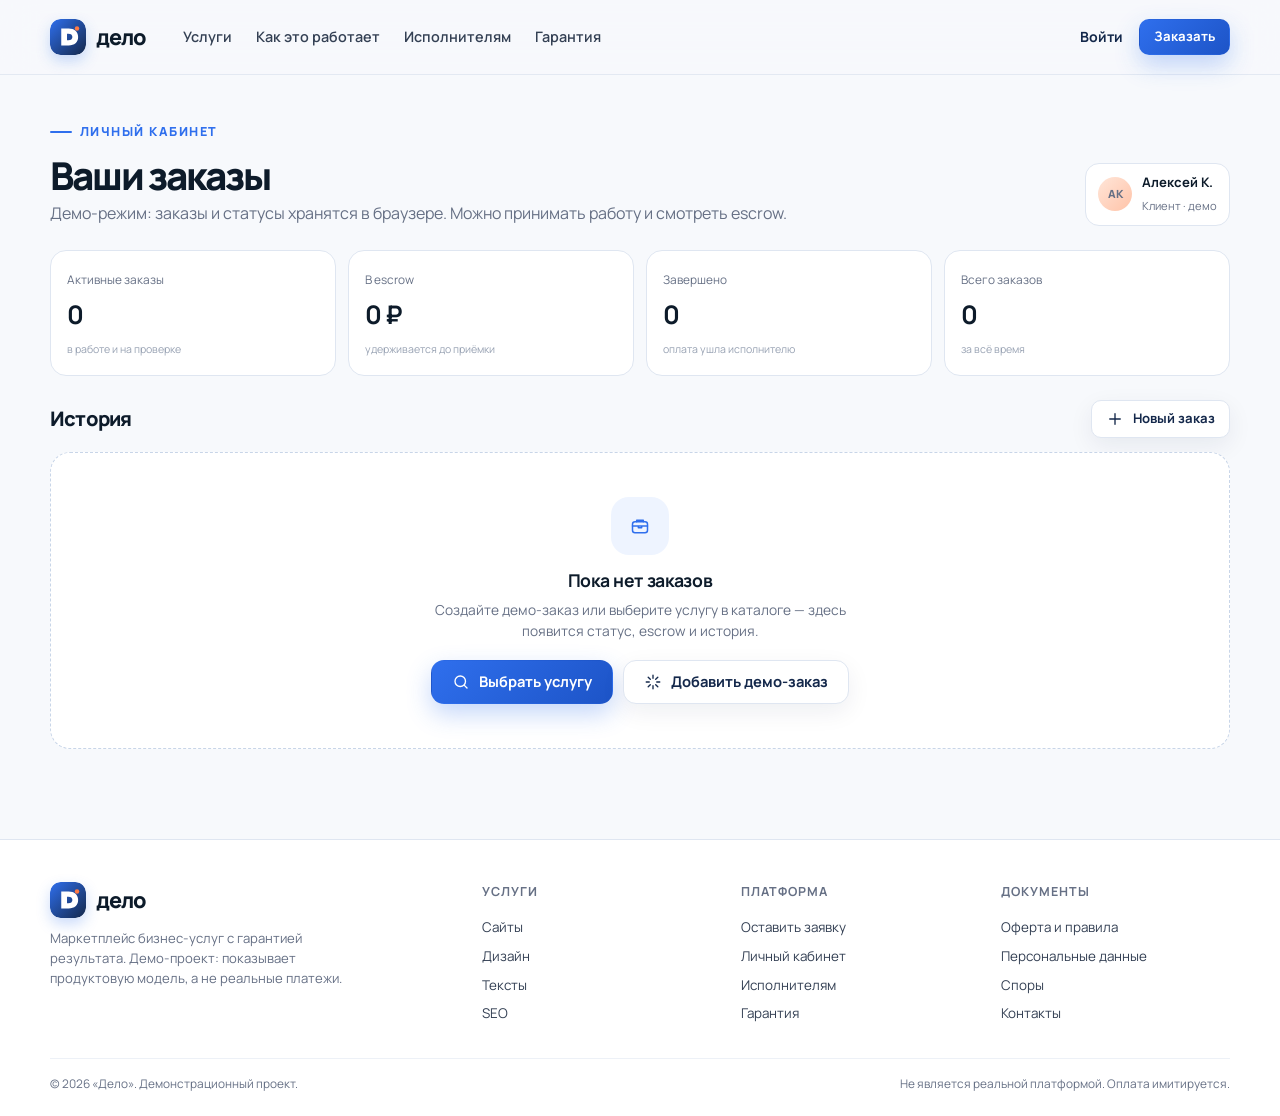
<file: dashboard.html>
<!doctype html>
<html lang="ru">
<head>
  <meta charset="utf-8">
  <meta name="viewport" content="width=device-width, initial-scale=1">
  <title>Личный кабинет — дело</title>
  <meta name="robots" content="noindex">
  <link rel="icon" href="assets/logo.svg" type="image/svg+xml">
  <link rel="stylesheet" href="assets/styles.css">
</head>
<body data-page="dashboard">
  <a class="skip-link" href="#main">Перейти к содержимому</a>

  <header class="site-header">
    <div class="container header-inner">
      <a class="brand" href="index.html" aria-label="дело — на главную"><img src="assets/logo.svg" alt=""><span>дело</span></a>
      <nav class="nav" aria-label="Основная навигация">
        <a href="catalog.html" data-nav="catalog">Услуги</a>
        <a href="index.html#how">Как это работает</a>
        <a href="contractor.html" data-nav="contractor">Исполнителям</a>
        <a href="index.html#guarantee">Гарантия</a>
      </nav>
      <div class="header-actions">
        <a class="login" href="dashboard.html">Войти</a>
        <a class="btn btn-primary btn-sm" href="brief.html">Заказать</a>
        <button class="menu-toggle" id="menuToggle" aria-label="Меню" aria-expanded="false" data-icon="menu"></button>
      </div>
    </div>
    <nav class="mobile-nav" id="mobileNav" aria-label="Мобильная навигация">
      <a href="catalog.html">Услуги</a>
      <a href="index.html#how">Как это работает</a>
      <a href="contractor.html">Исполнителям</a>
      <a href="index.html#guarantee">Гарантия</a>
      <a href="dashboard.html">Личный кабинет</a>
      <a class="btn btn-primary btn-block" href="brief.html">Заказать услугу</a>
    </nav>
  </header>

  <main id="main">
    <div class="container" style="padding-top:30px;padding-bottom:60px">
      <div class="dash-head">
        <div>
          <div class="eyebrow">Личный кабинет</div>
          <h1>Ваши заказы</h1>
          <p style="margin-top:6px">Демо-режим: заказы и статусы хранятся в браузере. Можно принимать работу и смотреть escrow.</p>
        </div>
        <div class="dash-user">
          <span class="avatar orange">АК</span>
          <div><strong>Алексей К.</strong><span>Клиент · демо</span></div>
        </div>
      </div>

      <div class="stat-grid">
        <div class="stat-card"><span>Активные заказы</span><strong id="statActive">0</strong><small>в работе и на проверке</small></div>
        <div class="stat-card"><span>В escrow</span><strong id="statEscrow">0 ₽</strong><small>удерживается до приёмки</small></div>
        <div class="stat-card"><span>Завершено</span><strong id="statDone">0</strong><small>оплата ушла исполнителю</small></div>
        <div class="stat-card"><span>Всего заказов</span><strong id="statTotal">0</strong><small>за всё время</small></div>
      </div>

      <div style="display:flex;justify-content:space-between;align-items:center;gap:12px;flex-wrap:wrap;margin-bottom:14px">
        <h2 style="font-size:1.25rem">История</h2>
        <a class="btn btn-light btn-sm" href="catalog.html"><span data-icon="plus"></span> Новый заказ</a>
      </div>
      <div class="orders" id="ordersRoot"></div>
    </div>
  </main>

  <footer class="site-footer">
    <div class="container">
      <div class="footer-main">
        <div>
          <a class="brand" href="index.html"><img src="assets/logo.svg" alt=""><span>дело</span></a>
          <p>Маркетплейс бизнес-услуг с гарантией результата. Демо-проект: показывает продуктовую модель, а не реальные платежи.</p>
        </div>
        <div class="footer-col">
          <h4>Услуги</h4>
          <a href="catalog.html?cat=web">Сайты</a>
          <a href="catalog.html?cat=design">Дизайн</a>
          <a href="catalog.html?cat=text">Тексты</a>
          <a href="catalog.html?cat=seo">SEO</a>
        </div>
        <div class="footer-col">
          <h4>Платформа</h4>
          <a href="brief.html">Оставить заявку</a>
          <a href="dashboard.html">Личный кабинет</a>
          <a href="contractor.html">Исполнителям</a>
          <a href="index.html#guarantee">Гарантия</a>
        </div>
        <div class="footer-col">
          <h4>Документы</h4>
          <a href="legal.html">Оферта и правила</a>
          <a href="legal.html#privacy">Персональные данные</a>
          <a href="legal.html#disputes">Споры</a>
          <a href="legal.html#contacts">Контакты</a>
        </div>
      </div>
      <div class="footer-bottom">
        <span>© 2026 «Дело». Демонстрационный проект.</span>
        <span>Не является реальной платформой. Оплата имитируется.</span>
      </div>
    </div>
  </footer>

  <script src="assets/data.js"></script>
  <script src="assets/app.js"></script>
</body>
</html>
</file>
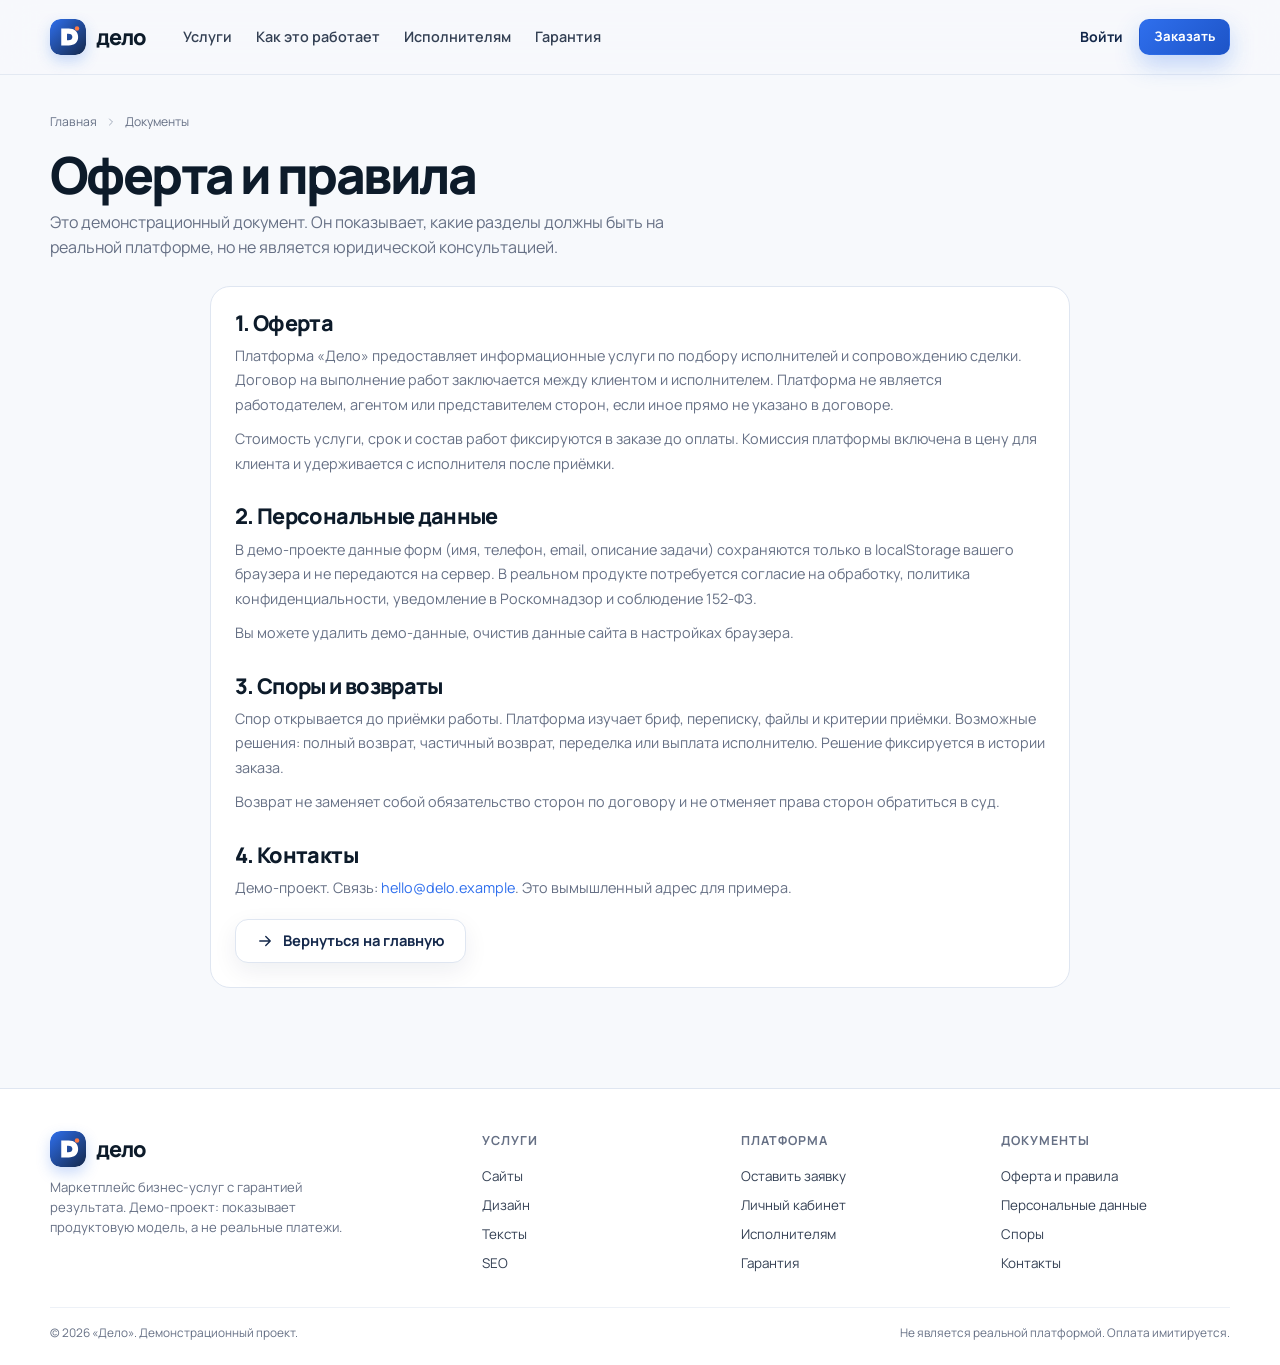
<file: legal.html>
﻿<!doctype html>
<html lang="ru">
<head>
  <meta charset="utf-8">
  <meta name="viewport" content="width=device-width, initial-scale=1">
  <title>Оферта и правила — дело</title>
  <meta name="description" content="Демонстрационные правила платформы «Дело»: оферта, персональные данные, споры, контакты.">
  <link rel="icon" href="assets/logo.svg" type="image/svg+xml">
  <link rel="stylesheet" href="assets/styles.css">
</head>
<body data-page="legal">
  <a class="skip-link" href="#main">Перейти к содержимому</a>

  <header class="site-header">
    <div class="container header-inner">
      <a class="brand" href="index.html" aria-label="дело — на главную"><img src="assets/logo.svg" alt=""><span>дело</span></a>
      <nav class="nav" aria-label="Основная навигация">
        <a href="catalog.html" data-nav="catalog">Услуги</a>
        <a href="index.html#how">Как это работает</a>
        <a href="contractor.html" data-nav="contractor">Исполнителям</a>
        <a href="index.html#guarantee">Гарантия</a>
      </nav>
      <div class="header-actions">
        <a class="login" href="dashboard.html">Войти</a>
        <a class="btn btn-primary btn-sm" href="brief.html">Заказать</a>
        <button class="menu-toggle" id="menuToggle" aria-label="Меню" aria-expanded="false" data-icon="menu"></button>
      </div>
    </div>
    <nav class="mobile-nav" id="mobileNav" aria-label="Мобильная навигация">
      <a href="catalog.html">Услуги</a>
      <a href="index.html#how">Как это работает</a>
      <a href="contractor.html">Исполнителям</a>
      <a href="index.html#guarantee">Гарантия</a>
      <a href="dashboard.html">Личный кабинет</a>
      <a class="btn btn-primary btn-block" href="brief.html">Заказать услугу</a>
    </nav>
  </header>

  <main id="main">
    <section class="page-head">
      <div class="container">
        <nav class="breadcrumbs" aria-label="Хлебные крошки">
          <a href="index.html">Главная</a><span data-icon="chevron"></span><span>Документы</span>
        </nav>
        <h1>Оферта и правила</h1>
        <p>Это демонстрационный документ. Он показывает, какие разделы должны быть на реальной платформе, но не является юридической консультацией.</p>
      </div>
    </section>

    <section style="padding-bottom:70px">
      <div class="container" style="max-width:860px">
        <div class="panel">
          <h2 id="offer">1. Оферта</h2>
          <p>Платформа «Дело» предоставляет информационные услуги по подбору исполнителей и сопровождению сделки. Договор на выполнение работ заключается между клиентом и исполнителем. Платформа не является работодателем, агентом или представителем сторон, если иное прямо не указано в договоре.</p>
          <p>Стоимость услуги, срок и состав работ фиксируются в заказе до оплаты. Комиссия платформы включена в цену для клиента и удерживается с исполнителя после приёмки.</p>

          <h2 id="privacy" style="margin-top:28px">2. Персональные данные</h2>
          <p>В демо-проекте данные форм (имя, телефон, email, описание задачи) сохраняются только в localStorage вашего браузера и не передаются на сервер. В реальном продукте потребуется согласие на обработку, политика конфиденциальности, уведомление в Роскомнадзор и соблюдение 152-ФЗ.</p>
          <p>Вы можете удалить демо-данные, очистив данные сайта в настройках браузера.</p>

          <h2 id="disputes" style="margin-top:28px">3. Споры и возвраты</h2>
          <p>Спор открывается до приёмки работы. Платформа изучает бриф, переписку, файлы и критерии приёмки. Возможные решения: полный возврат, частичный возврат, переделка или выплата исполнителю. Решение фиксируется в истории заказа.</p>
          <p>Возврат не заменяет собой обязательство сторон по договору и не отменяет права сторон обратиться в суд.</p>

          <h2 id="contacts" style="margin-top:28px">4. Контакты</h2>
          <p>Демо-проект. Связь: <a href="mailto:hello@delo.example" style="color:var(--blue)">hello@delo.example</a>. Это вымышленный адрес для примера.</p>
          <p style="margin-top:18px"><a class="btn btn-light" href="index.html"><span data-icon="arrow"></span> Вернуться на главную</a></p>
        </div>
      </div>
    </section>
  </main>

  <footer class="site-footer">
    <div class="container">
      <div class="footer-main">
        <div>
          <a class="brand" href="index.html"><img src="assets/logo.svg" alt=""><span>дело</span></a>
          <p>Маркетплейс бизнес-услуг с гарантией результата. Демо-проект: показывает продуктовую модель, а не реальные платежи.</p>
        </div>
        <div class="footer-col">
          <h4>Услуги</h4>
          <a href="catalog.html?cat=web">Сайты</a>
          <a href="catalog.html?cat=design">Дизайн</a>
          <a href="catalog.html?cat=text">Тексты</a>
          <a href="catalog.html?cat=seo">SEO</a>
        </div>
        <div class="footer-col">
          <h4>Платформа</h4>
          <a href="brief.html">Оставить заявку</a>
          <a href="dashboard.html">Личный кабинет</a>
          <a href="contractor.html">Исполнителям</a>
          <a href="index.html#guarantee">Гарантия</a>
        </div>
        <div class="footer-col">
          <h4>Документы</h4>
          <a href="legal.html">Оферта и правила</a>
          <a href="legal.html#privacy">Персональные данные</a>
          <a href="legal.html#disputes">Споры</a>
          <a href="legal.html#contacts">Контакты</a>
        </div>
      </div>
      <div class="footer-bottom">
        <span>© 2026 «Дело». Демонстрационный проект.</span>
        <span>Не является реальной платформой. Оплата имитируется.</span>
      </div>
    </div>
  </footer>

  <script src="assets/data.js"></script>
  <script src="assets/app.js"></script>
</body>
</html>
</file>
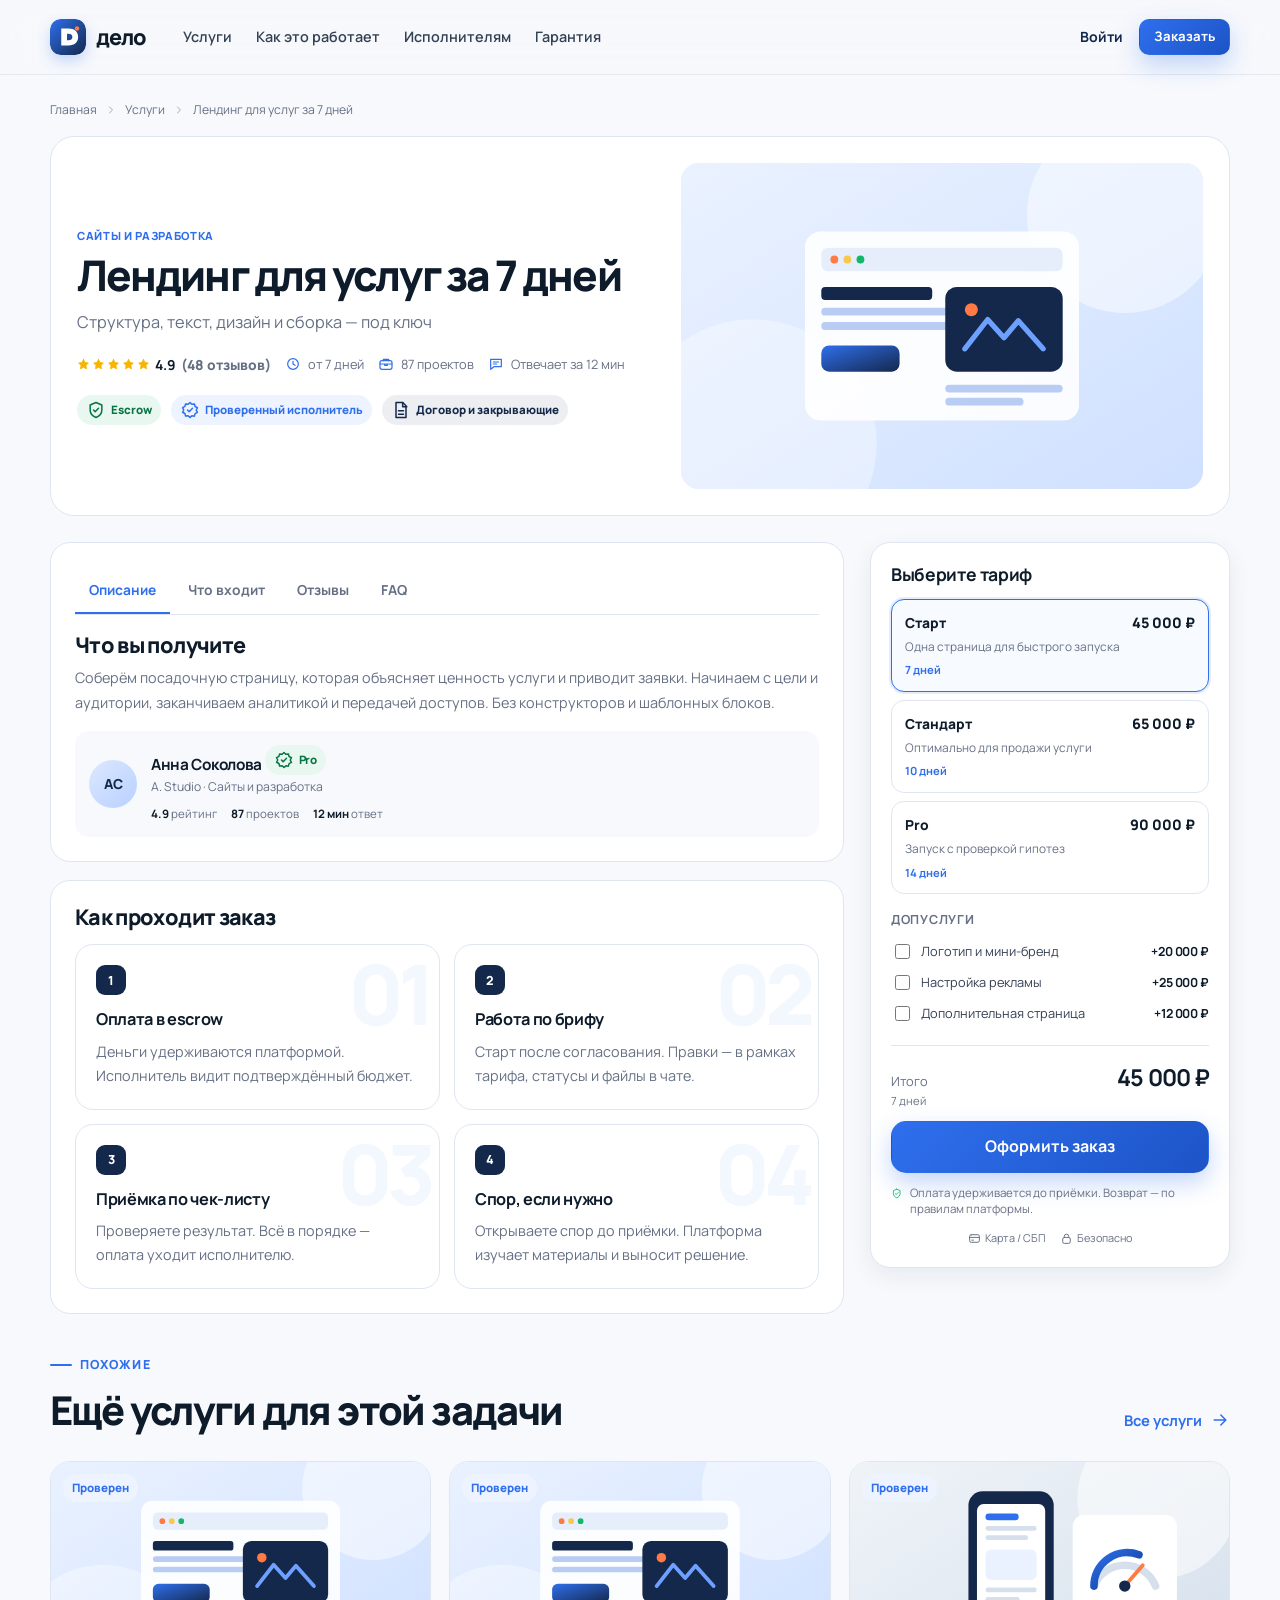
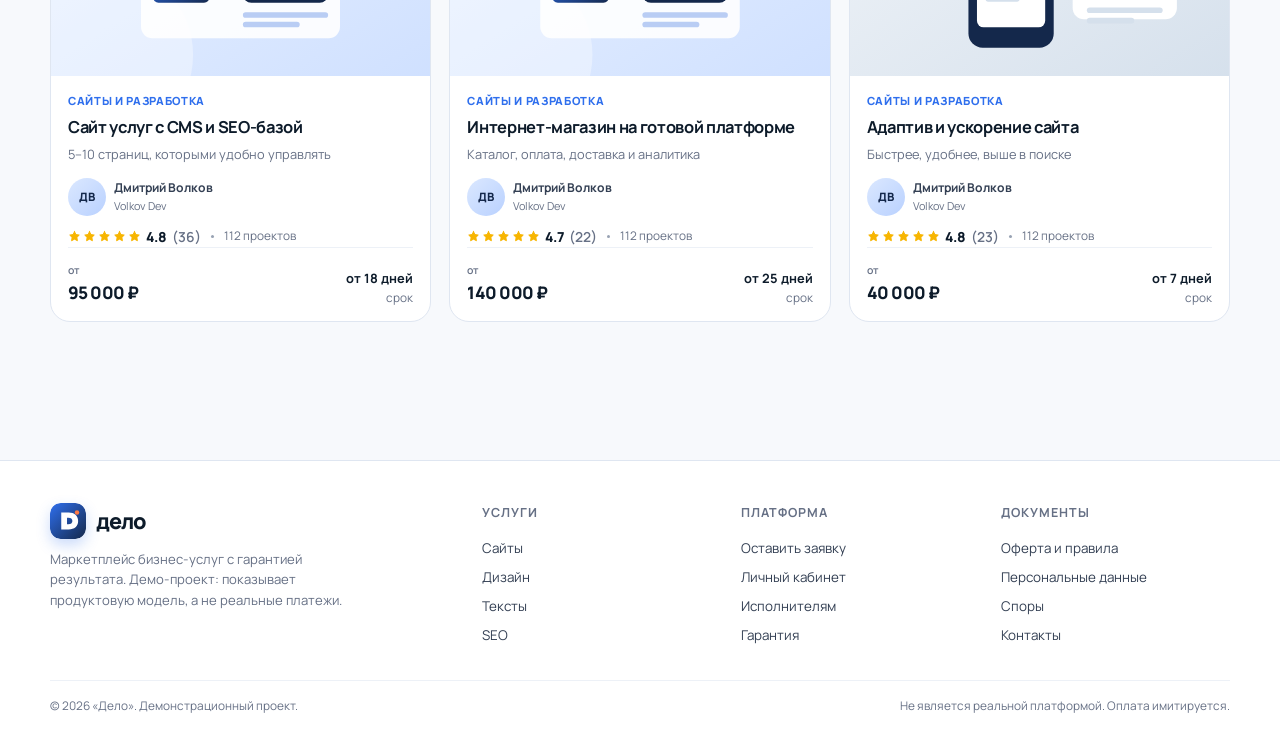
<file: service.html>
<!doctype html>
<html lang="ru">
<head>
  <meta charset="utf-8">
  <meta name="viewport" content="width=device-width, initial-scale=1">
  <title>Услуга — дело</title>
  <meta name="description" content="Карточка услуги: тарифы, сроки, отзывы и оплата в escrow.">
  <link rel="icon" href="assets/logo.svg" type="image/svg+xml">
  <link rel="stylesheet" href="assets/styles.css">
</head>
<body data-page="service">
  <a class="skip-link" href="#serviceRoot">Перейти к содержимому</a>

  <header class="site-header">
    <div class="container header-inner">
      <a class="brand" href="index.html" aria-label="дело — на главную"><img src="assets/logo.svg" alt=""><span>дело</span></a>
      <nav class="nav" aria-label="Основная навигация">
        <a href="catalog.html" data-nav="catalog">Услуги</a>
        <a href="index.html#how">Как это работает</a>
        <a href="contractor.html" data-nav="contractor">Исполнителям</a>
        <a href="index.html#guarantee">Гарантия</a>
      </nav>
      <div class="header-actions">
        <a class="login" href="dashboard.html">Войти</a>
        <a class="btn btn-primary btn-sm" href="brief.html">Заказать</a>
        <button class="menu-toggle" id="menuToggle" aria-label="Меню" aria-expanded="false" data-icon="menu"></button>
      </div>
    </div>
    <nav class="mobile-nav" id="mobileNav" aria-label="Мобильная навигация">
      <a href="catalog.html">Услуги</a>
      <a href="index.html#how">Как это работает</a>
      <a href="contractor.html">Исполнителям</a>
      <a href="index.html#guarantee">Гарантия</a>
      <a href="dashboard.html">Личный кабинет</a>
      <a class="btn btn-primary btn-block" href="brief.html">Заказать услугу</a>
    </nav>
  </header>

  <main id="serviceRoot" class="service-page">
    <div class="container" style="padding-top:26px">
      <nav class="breadcrumbs" aria-label="Хлебные крошки">
        <a href="index.html">Главная</a><span data-icon="chevron"></span>
        <a href="catalog.html">Услуги</a><span data-icon="chevron"></span>
        <span id="breadcrumbTitle">Услуга</span>
      </nav>

      <div class="service-hero-card">
        <div class="service-hero-copy">
          <div class="service-cat" id="serviceCat"></div>
          <h1 id="serviceTitle"></h1>
          <p class="tagline" id="serviceTagline"></p>
          <div class="service-hero-meta">
            <span id="serviceRating" class="rating"></span>
            <span class="meta-item"><span data-icon="clock"></span><span id="serviceTerm"></span></span>
            <span class="meta-item"><span data-icon="briefcase"></span><span id="serviceProjects"></span></span>
            <span class="meta-item"><span data-icon="chat"></span><span id="serviceResponse"></span></span>
          </div>
          <div style="display:flex;gap:10px;flex-wrap:wrap;margin-top:20px">
            <span class="badge green"><span data-icon="shield"></span> Escrow</span>
            <span class="badge"><span data-icon="verified"></span> Проверенный исполнитель</span>
            <span class="badge dark"><span data-icon="file"></span> Договор и закрывающие</span>
          </div>
        </div>
        <div class="service-hero-img"><img id="serviceCover" src="assets/cover-web.svg" alt=""></div>
      </div>

      <div class="service-layout">
        <div class="service-main">
          <div class="panel">
            <div class="tabs" role="tablist" aria-label="Информация об услуге">
              <button class="tab active" type="button" role="tab" aria-selected="true" data-tab="tabDescription">Описание</button>
              <button class="tab" type="button" role="tab" aria-selected="false" data-tab="tabIncludes">Что входит</button>
              <button class="tab" type="button" role="tab" aria-selected="false" data-tab="tabReviews">Отзывы</button>
              <button class="tab" type="button" role="tab" aria-selected="false" data-tab="tabFaq">FAQ</button>
            </div>
            <div class="tab-panel active" id="tabDescription">
              <h2>Что вы получите</h2>
              <p id="serviceDescription"></p>
              <div class="contractor-card" id="contractorCard"></div>
            </div>
            <div class="tab-panel" id="tabIncludes">
              <h2>Состав работ</h2>
              <p>Каждый пункт фиксируется в заказе. Если чего-то не хватает — добавьте допуслугу справа.</p>
              <ul class="include-grid" id="serviceIncludes"></ul>
            </div>
            <div class="tab-panel" id="tabReviews">
              <h2>Отзывы клиентов</h2>
              <div id="reviewsList"></div>
            </div>
            <div class="tab-panel" id="tabFaq">
              <h2>Частые вопросы</h2>
              <div class="faq" id="faqList"></div>
            </div>
          </div>

          <div class="panel">
            <h2>Как проходит заказ</h2>
            <div class="how-grid" style="margin-top:16px;grid-template-columns:1fr 1fr">
              <div class="step" data-step="01"><div class="step-num">1</div><h3>Оплата в escrow</h3><p>Деньги удерживаются платформой. Исполнитель видит подтверждённый бюджет.</p></div>
              <div class="step" data-step="02"><div class="step-num">2</div><h3>Работа по брифу</h3><p>Старт после согласования. Правки — в рамках тарифа, статусы и файлы в чате.</p></div>
              <div class="step" data-step="03"><div class="step-num">3</div><h3>Приёмка по чек-листу</h3><p>Проверяете результат. Всё в порядке — оплата уходит исполнителю.</p></div>
              <div class="step" data-step="04"><div class="step-num">4</div><h3>Спор, если нужно</h3><p>Открываете спор до приёмки. Платформа изучает материалы и выносит решение.</p></div>
            </div>
          </div>
        </div>

        <aside class="side-sticky">
          <div class="order-card">
            <h3>Выберите тариф</h3>
            <div class="package-list" id="packageList"></div>
            <div class="extras">
              <h4>Допуслуги</h4>
              <div id="extrasList"></div>
            </div>
            <div class="total-row"><span>Итого <small id="orderDays" style="display:block;font-size:.7rem"></small></span><strong id="orderTotal">—</strong></div>
            <button class="btn btn-primary btn-lg btn-block" type="button" id="orderButton" style="margin-top:12px">Оформить заказ</button>
            <div class="order-note"><span data-icon="shield"></span><span>Оплата удерживается до приёмки. Возврат — по правилам платформы.</span></div>
            <div class="secure-row"><span><span data-icon="card"></span> Карта / СБП</span><span><span data-icon="lock"></span> Безопасно</span></div>
          </div>
        </aside>
      </div>

      <section class="section-tight" style="padding-top:34px">
        <div class="section-head-row">
          <div class="section-head"><div class="eyebrow">Похожие</div><h2>Ещё услуги для этой задачи</h2></div>
          <a class="link-arrow" href="catalog.html">Все услуги <span data-icon="arrow"></span></a>
        </div>
        <div class="service-grid" id="relatedGrid"></div>
      </section>
    </div>
  </main>

  <footer class="site-footer">
    <div class="container">
      <div class="footer-main">
        <div>
          <a class="brand" href="index.html"><img src="assets/logo.svg" alt=""><span>дело</span></a>
          <p>Маркетплейс бизнес-услуг с гарантией результата. Демо-проект: показывает продуктовую модель, а не реальные платежи.</p>
        </div>
        <div class="footer-col">
          <h4>Услуги</h4>
          <a href="catalog.html?cat=web">Сайты</a>
          <a href="catalog.html?cat=design">Дизайн</a>
          <a href="catalog.html?cat=text">Тексты</a>
          <a href="catalog.html?cat=seo">SEO</a>
        </div>
        <div class="footer-col">
          <h4>Платформа</h4>
          <a href="brief.html">Оставить заявку</a>
          <a href="dashboard.html">Личный кабинет</a>
          <a href="contractor.html">Исполнителям</a>
          <a href="index.html#guarantee">Гарантия</a>
        </div>
        <div class="footer-col">
          <h4>Документы</h4>
          <a href="legal.html">Оферта и правила</a>
          <a href="legal.html#privacy">Персональные данные</a>
          <a href="legal.html#disputes">Споры</a>
          <a href="legal.html#contacts">Контакты</a>
        </div>
      </div>
      <div class="footer-bottom">
        <span>© 2026 «Дело». Демонстрационный проект.</span>
        <span>Не является реальной платформой. Оплата имитируется.</span>
      </div>
    </div>
  </footer>

  <script src="assets/data.js"></script>
  <script src="assets/app.js"></script>
</body>
</html>
</file>
<file: assets/styles.css>
@import url('https://fonts.googleapis.com/css2?family=Manrope:wght@400;500;600;700;800&display=swap');

:root {
  --ink: #0d1b2a;
  --navy: #14284b;
  --navy-2: #1f3864;
  --blue: #2f6fed;
  --blue-2: #5b8def;
  --sky: #eef4ff;
  --sky-2: #e3edff;
  --line: #dfe6f1;
  --line-2: #edf1f7;
  --muted: #667085;
  --muted-2: #98a2b3;
  --bg: #f7f9fc;
  --white: #fff;
  --orange: #ff7a45;
  --orange-soft: #fff1ea;
  --green: #12b76a;
  --green-soft: #e8f8f0;
  --amber: #f79009;
  --amber-soft: #fff6e5;
  --red: #f04438;
  --radius: 20px;
  --radius-sm: 14px;
  --shadow: 0 18px 50px rgba(15, 35, 70, .08);
  --shadow-sm: 0 8px 24px rgba(15, 35, 70, .07);
  --font: "Manrope", "Inter", -apple-system, BlinkMacSystemFont, "Segoe UI", Roboto, Arial, sans-serif;
}

*, *::before, *::after { box-sizing: border-box; }
html { scroll-behavior: smooth; overflow-x: hidden; }
body {
  margin: 0;
  font-family: var(--font);
  color: var(--ink);
  background: var(--bg);
  line-height: 1.55;
  -webkit-font-smoothing: antialiased;
  min-height: 100vh;
  display: flex;
  flex-direction: column;
  overflow-x: hidden;
}
main { flex: 1; }
img, svg { display: block; max-width: 100%; }
a { color: inherit; text-decoration: none; }
button, input, select, textarea { font: inherit; }
button { cursor: pointer; }
h1, h2, h3, h4, p { margin: 0; }
h1 { font-size: clamp(2.4rem, 5.2vw, 4.4rem); line-height: 1.02; letter-spacing: -.055em; font-weight: 800; }
h2 { font-size: clamp(1.7rem, 3.1vw, 2.6rem); line-height: 1.08; letter-spacing: -.04em; font-weight: 800; }
h3 { font-size: 1.15rem; line-height: 1.25; letter-spacing: -.02em; font-weight: 700; }
p { color: var(--muted); }
ul { margin: 0; padding: 0; }
li { list-style: none; }
:focus-visible { outline: 3px solid rgba(47, 111, 237, .35); outline-offset: 3px; border-radius: 6px; }

.container { width: min(1180px, calc(100% - 40px)); margin: 0 auto; }
.skip-link {
  position: absolute; left: 16px; top: -60px; z-index: 1000;
  background: var(--navy); color: #fff; padding: 10px 16px; border-radius: 10px;
  transition: top .2s;
}
.skip-link:focus { top: 12px; }
.sr-only {
  position: absolute; width: 1px; height: 1px; padding: 0; margin: -1px;
  overflow: hidden; clip: rect(0, 0, 0, 0); white-space: nowrap; border: 0;
}

/* ---------- common ---------- */
.eyebrow {
  display: inline-flex; align-items: center; gap: 8px;
  font-size: .78rem; font-weight: 800; letter-spacing: .12em; text-transform: uppercase;
  color: var(--blue); margin-bottom: 14px;
}
.eyebrow::before { content: ""; width: 22px; height: 2px; background: var(--blue); border-radius: 2px; }
.lead { font-size: 1.08rem; line-height: 1.65; color: var(--muted); }
.accent { color: var(--blue); }
.muted { color: var(--muted); }
.small { font-size: .84rem; }
.tiny { font-size: .76rem; }
.nowrap { white-space: nowrap; }
.section { padding: 72px 0; }
.section-tight { padding: 48px 0; }
.section-head { max-width: 720px; margin-bottom: 30px; }
.section-head.center { margin-left: auto; margin-right: auto; text-align: center; }
.section-head p { margin-top: 12px; font-size: 1.02rem; }
.section-head-row { display: flex; justify-content: space-between; align-items: end; gap: 20px; margin-bottom: 30px; }
.section-head-row .section-head { margin-bottom: 0; }
.link-arrow { display: inline-flex; align-items: center; gap: 8px; font-weight: 700; color: var(--blue); font-size: .92rem; }
.link-arrow svg { transition: transform .2s; }
.link-arrow:hover svg { transform: translateX(4px); }

.btn {
  display: inline-flex; align-items: center; justify-content: center; gap: 9px;
  border: 1px solid transparent; border-radius: 13px; padding: 12px 20px;
  font-weight: 700; font-size: .92rem; line-height: 1.2; white-space: nowrap;
  transition: transform .15s, box-shadow .15s, background .15s, border-color .15s;
}
.btn:hover { transform: translateY(-1px); }
.btn svg { width: 18px; height: 18px; }
.btn-primary {
  background: linear-gradient(135deg, var(--blue), #1d54c7);
  color: #fff; box-shadow: 0 10px 24px rgba(47, 111, 237, .28);
}
.btn-primary:hover { box-shadow: 0 14px 30px rgba(47, 111, 237, .36); }
.btn-dark { background: var(--navy); color: #fff; }
.btn-dark:hover { background: #0d1b2a; }
.btn-light { background: #fff; color: var(--navy); border-color: var(--line); box-shadow: var(--shadow-sm); }
.btn-ghost { background: transparent; color: var(--navy); border-color: var(--line); }
.btn-orange { background: var(--orange); color: #fff; box-shadow: 0 10px 24px rgba(255, 122, 69, .25); }
.btn-lg { padding: 15px 26px; font-size: 1rem; border-radius: 15px; }
.btn-sm { padding: 9px 14px; font-size: .82rem; border-radius: 10px; }
.btn-block { width: 100%; }
.btn:disabled { opacity: .55; cursor: not-allowed; transform: none; }

.badge {
  display: inline-flex; align-items: center; gap: 5px;
  padding: 5px 9px; border-radius: 999px; font-size: .72rem; font-weight: 800;
  background: var(--sky); color: var(--blue); white-space: nowrap;
}
.badge.green { background: var(--green-soft); color: #087443; }
.badge.orange { background: var(--orange-soft); color: #b93815; }
.badge.dark { background: rgba(20, 40, 75, .08); color: var(--navy); }
.badge.white { background: rgba(255, 255, 255, .16); color: #fff; }
.stars { display: inline-flex; gap: 2px; color: #f7b500; }
.stars svg { width: 13px; height: 13px; fill: currentColor; }
.stars .empty { opacity: .22; }
.stars .filled { opacity: 1; }
.rating { display: inline-flex; align-items: center; gap: 5px; font-weight: 800; font-size: .86rem; color: var(--ink); }
.rating .count { color: var(--muted); font-weight: 600; }
.avatar {
  width: 38px; height: 38px; border-radius: 50%;
  display: inline-flex; align-items: center; justify-content: center;
  font-size: .72rem; font-weight: 800; color: var(--navy);
  background: linear-gradient(135deg, #dbe8ff, #b9d1ff);
  flex: 0 0 auto;
}
.avatar.green { background: linear-gradient(135deg, #d9f7e8, #a8e9c8); }
.avatar.orange { background: linear-gradient(135deg, #ffe6d9, #ffc3a8); }
.avatar.purple { background: linear-gradient(135deg, #ece5ff, #d2c2ff); }
.icon { width: 20px; height: 20px; stroke: currentColor; fill: none; stroke-width: 1.8; stroke-linecap: round; stroke-linejoin: round; }

/* ---------- header ---------- */
.site-header {
  position: sticky; top: 0; z-index: 100;
  background: rgba(247, 249, 252, .86);
  backdrop-filter: blur(18px);
  border-bottom: 1px solid rgba(223, 230, 241, .8);
}
.header-inner { height: 74px; display: flex; align-items: center; gap: 28px; }
.brand { display: flex; align-items: center; gap: 10px; font-weight: 800; font-size: 1.35rem; letter-spacing: -.04em; }
.brand img { width: 36px; height: 36px; border-radius: 11px; box-shadow: 0 6px 14px rgba(47, 111, 237, .25); }
.brand .brand-tag { font-size: .62rem; letter-spacing: .1em; text-transform: uppercase; color: var(--muted); font-weight: 800; margin-left: 2px; display: none; }
.nav { display: flex; align-items: center; gap: 24px; margin-left: 8px; }
.nav a { font-size: .9rem; font-weight: 600; color: #344054; transition: color .15s; }
.nav a:hover, .nav a.active { color: var(--blue); }
.header-actions { margin-left: auto; display: flex; align-items: center; gap: 10px; }
.header-actions .login { font-size: .88rem; font-weight: 700; color: var(--navy); padding: 8px 6px; }
.menu-toggle { display: none; background: none; border: 0; padding: 9px; border-radius: 10px; color: var(--navy); }
.mobile-nav { display: none; }

/* ---------- hero ---------- */
.hero { position: relative; overflow: hidden; padding: 66px 0 40px; }
.hero::before {
  content: ""; position: absolute; width: 620px; height: 620px; right: -160px; top: -220px;
  background: radial-gradient(circle, rgba(47,111,237,.18), rgba(47,111,237,0) 68%);
  pointer-events: none;
}
.hero::after {
  content: ""; position: absolute; width: 420px; height: 420px; left: -180px; bottom: -200px;
  background: radial-gradient(circle, rgba(255,122,69,.12), rgba(255,122,69,0) 70%);
  pointer-events: none;
}
.hero-grid { display: grid; grid-template-columns: 1.08fr .92fr; gap: 52px; align-items: center; position: relative; z-index: 1; }
.hero h1 .mark { position: relative; white-space: nowrap; z-index: 0; }
.hero h1 .mark::after {
  content: ""; position: absolute; left: -2px; right: -2px; bottom: 7px; height: 13px;
  background: rgba(255, 122, 69, .3); border-radius: 4px; z-index: -1; transform: rotate(-1deg);
}
.hero-sub { margin-top: 20px; max-width: 550px; font-size: 1.1rem; line-height: 1.65; }
.hero-sub strong { color: var(--ink); }
.search-box {
  margin-top: 28px; background: #fff; border: 1px solid var(--line); border-radius: 18px;
  padding: 8px; display: flex; align-items: center; gap: 4px; box-shadow: 0 18px 46px rgba(15, 35, 70, .09);
  max-width: 610px;
}
.search-box .search-field { flex: 1; display: flex; align-items: center; gap: 9px; padding: 0 12px; min-width: 0; }
.search-box .search-field svg { color: var(--muted-2); flex: 0 0 auto; }
.search-box input { width: 100%; border: 0; outline: 0; padding: 12px 0; background: transparent; font-size: .95rem; color: var(--ink); }
.search-box select { border: 0; border-left: 1px solid var(--line); background: transparent; padding: 12px 10px 12px 14px; font-size: .86rem; font-weight: 700; color: var(--navy); outline: 0; max-width: 130px; }
.search-box .btn { border-radius: 12px; padding: 12px 18px; }
.hero-stats { display: flex; gap: 30px; margin-top: 30px; flex-wrap: wrap; }
.stat strong { display: block; font-size: 1.45rem; letter-spacing: -.04em; line-height: 1; }
.stat span { font-size: .78rem; color: var(--muted); display: block; margin-top: 6px; }
.stat .stars { display: inline-flex; margin-top: 5px; }

.hero-visual { position: relative; min-height: 480px; display: flex; align-items: center; justify-content: center; }
.hero-orbit {
  position: absolute; inset: 20px 0; border: 1px dashed rgba(47, 111, 237, .25); border-radius: 50%;
  transform: rotate(-10deg); pointer-events: none;
}
.project-card {
  width: min(420px, 100%); background: #fff; border: 1px solid var(--line); border-radius: 24px;
  box-shadow: 0 30px 70px rgba(15, 35, 70, .14); overflow: hidden; position: relative; z-index: 2;
  transform: rotate(-1.5deg);
}
.project-top { display: flex; align-items: center; justify-content: space-between; padding: 15px 18px; border-bottom: 1px solid var(--line-2); }
.project-top .dots { display: flex; gap: 5px; }
.project-top .dots span { width: 7px; height: 7px; border-radius: 50%; background: var(--line); }
.project-top .dots span:first-child { background: var(--orange); }
.project-top .dots span:nth-child(2) { background: #f7c948; }
.project-top .dots span:nth-child(3) { background: var(--green); }
.project-cover { height: 185px; background: linear-gradient(135deg, #eaf2ff, #cfe0ff); position: relative; overflow: hidden; }
.project-cover img { width: 100%; height: 100%; object-fit: cover; }
.project-body { padding: 18px 20px 20px; }
.project-title-row { display: flex; justify-content: space-between; gap: 12px; align-items: start; }
.project-title-row h3 { font-size: 1.02rem; }
.project-meta { display: flex; align-items: center; gap: 10px; margin-top: 8px; color: var(--muted); font-size: .78rem; }
.project-progress { margin-top: 18px; }
.progress-label { display: flex; justify-content: space-between; font-size: .72rem; font-weight: 700; color: var(--muted); margin-bottom: 7px; }
.progress { height: 7px; background: var(--line-2); border-radius: 99px; overflow: hidden; }
.progress span { display: block; height: 100%; width: 68%; border-radius: 99px; background: linear-gradient(90deg, var(--blue), #7aa7ff); }
.project-foot { display: flex; align-items: center; justify-content: space-between; margin-top: 15px; padding-top: 14px; border-top: 1px solid var(--line-2); }
.people { display: flex; align-items: center; }
.people .avatar { width: 32px; height: 32px; border: 2px solid #fff; margin-left: -8px; font-size: .62rem; }
.people .avatar:first-child { margin-left: 0; }
.project-foot .amount { font-weight: 800; font-size: .9rem; }
.project-foot .amount span { display: block; font-size: .66rem; color: var(--muted); font-weight: 600; }
.floating-card {
  position: absolute; background: #fff; border: 1px solid var(--line); border-radius: 16px;
  box-shadow: var(--shadow); padding: 13px 15px; z-index: 3;
}
.escrow-float { right: -28px; bottom: -16px; width: 205px; transform: rotate(2deg); }
.escrow-float .row { display: flex; align-items: center; gap: 10px; }
.escrow-float .icon-wrap { width: 34px; height: 34px; border-radius: 10px; background: var(--green-soft); color: #087443; display: grid; place-items: center; }
.escrow-float strong { font-size: .82rem; display: block; }
.escrow-float span { font-size: .7rem; color: var(--muted); }
.rating-float { left: -20px; top: 38px; width: 168px; transform: rotate(-3deg); }
.rating-float .big { font-size: 1.5rem; font-weight: 800; letter-spacing: -.04em; line-height: 1; }
.rating-float p { font-size: .7rem; margin-top: 4px; }
.rating-float .stars { margin-top: 5px; }

/* ---------- categories ---------- */
.category-grid { display: grid; grid-template-columns: repeat(6, 1fr); gap: 12px; }
.category-card {
  background: #fff; border: 1px solid var(--line); border-radius: 16px; padding: 18px 15px;
  transition: transform .18s, box-shadow .18s, border-color .18s; min-height: 128px;
  display: flex; flex-direction: column; justify-content: space-between;
}
.category-card:hover { transform: translateY(-3px); box-shadow: var(--shadow-sm); border-color: #c8d8f5; }
.category-icon {
  width: 38px; height: 38px; border-radius: 11px; display: grid; place-items: center;
  background: var(--sky); color: var(--blue); margin-bottom: 12px;
}
.category-card h3 { font-size: .95rem; }
.category-card span { font-size: .72rem; color: var(--muted); }

/* ---------- service cards ---------- */
.service-grid { display: grid; grid-template-columns: repeat(3, 1fr); gap: 18px; }
.service-card {
  background: #fff; border: 1px solid var(--line); border-radius: 20px; overflow: hidden;
  display: flex; flex-direction: column; transition: transform .18s, box-shadow .18s, border-color .18s;
  position: relative;
}
.service-card:hover { transform: translateY(-4px); box-shadow: var(--shadow); border-color: #c8d8f5; }
.service-cover { display: block; aspect-ratio: 16 / 9; overflow: hidden; background: var(--sky); position: relative; }
.service-cover img { width: 100%; height: 100%; object-fit: cover; transition: transform .35s; }
.service-card:hover .service-cover img { transform: scale(1.03); }
.service-badges { position: absolute; top: 12px; left: 12px; display: flex; gap: 6px; flex-wrap: wrap; }
.service-body { padding: 16px 17px 14px; display: flex; flex-direction: column; flex: 1; }
.service-cat { font-size: .7rem; font-weight: 800; letter-spacing: .06em; text-transform: uppercase; color: var(--blue); margin-bottom: 7px; }
.service-body h3 { font-size: 1.03rem; line-height: 1.35; }
.service-body h3 a:hover { color: var(--blue); }
.service-desc { font-size: .8rem; line-height: 1.5; margin-top: 7px; color: var(--muted); }
.service-contractor { display: flex; align-items: center; gap: 8px; margin-top: 13px; }
.service-contractor .name { font-size: .76rem; font-weight: 700; color: #344054; }
.service-contractor .meta { font-size: .68rem; color: var(--muted); }
.service-meta { display: flex; align-items: center; gap: 10px; margin-top: 10px; font-size: .74rem; color: var(--muted); }
.service-meta .dot { width: 3px; height: 3px; background: var(--muted-2); border-radius: 50%; }
.service-footer { display: flex; align-items: end; justify-content: space-between; gap: 10px; margin-top: auto; padding-top: 14px; border-top: 1px solid var(--line-2); }
.price { font-size: 1.08rem; font-weight: 800; letter-spacing: -.03em; }
.price small { display: block; font-size: .66rem; color: var(--muted); font-weight: 600; letter-spacing: 0; margin-bottom: 2px; }
.term { font-size: .74rem; color: var(--muted); text-align: right; }
.term strong { display: block; color: var(--ink); font-size: .8rem; }

/* ---------- how ---------- */
.how-grid { display: grid; grid-template-columns: repeat(4, 1fr); gap: 14px; counter-reset: step; }
.step {
  background: #fff; border: 1px solid var(--line); border-radius: 18px; padding: 20px;
  position: relative; overflow: hidden;
}
.step::after {
  content: attr(data-step); position: absolute; right: 10px; top: -16px;
  font-size: 5.2rem; font-weight: 800; color: rgba(47, 111, 237, .06); letter-spacing: -.08em;
}
.step-num {
  width: 30px; height: 30px; border-radius: 9px; background: var(--navy); color: #fff;
  display: grid; place-items: center; font-size: .78rem; font-weight: 800; margin-bottom: 14px;
}
.step h3 { font-size: .98rem; margin-bottom: 7px; }
.step p { font-size: .8rem; line-height: 1.55; }

/* ---------- guarantee ---------- */
.guarantee { background: var(--navy); color: #fff; border-radius: 28px; overflow: hidden; position: relative; }
.guarantee::before {
  content: ""; position: absolute; width: 500px; height: 500px; right: -180px; top: -220px;
  background: radial-gradient(circle, rgba(91,141,239,.35), rgba(91,141,239,0) 65%);
}
.guarantee-grid { display: grid; grid-template-columns: 1.05fr .95fr; gap: 44px; padding: 48px; position: relative; z-index: 1; }
.guarantee h2 { color: #fff; }
.guarantee p { color: #b9c8e2; }
.guarantee .eyebrow { color: #8fb4ff; }
.guarantee .eyebrow::before { background: #8fb4ff; }
.check-list { display: grid; gap: 12px; margin-top: 24px; }
.check-list li { display: flex; gap: 10px; align-items: flex-start; font-size: .9rem; color: #dbe6f7; }
.check-list .check { width: 21px; height: 21px; border-radius: 50%; background: rgba(18, 183, 106, .18); color: #5ee0a0; display: grid; place-items: center; flex: 0 0 auto; margin-top: 1px; }
.check-list .check svg { width: 12px; height: 12px; }
.escrow-panel { background: rgba(255, 255, 255, .07); border: 1px solid rgba(255, 255, 255, .14); border-radius: 20px; padding: 20px; backdrop-filter: blur(8px); }
.escrow-panel h3 { color: #fff; font-size: .98rem; margin-bottom: 14px; }
.escrow-row { display: flex; justify-content: space-between; gap: 12px; padding: 11px 0; border-bottom: 1px solid rgba(255, 255, 255, .1); font-size: .82rem; }
.escrow-row span { color: #aebdd6; }
.escrow-row strong { color: #fff; }
.escrow-total { display: flex; justify-content: space-between; align-items: center; padding-top: 16px; }
.escrow-total strong { font-size: 1.4rem; letter-spacing: -.03em; }
.escrow-note { display: flex; align-items: center; gap: 8px; margin-top: 14px; font-size: .72rem; color: #9fb2cf; }

/* ---------- contractor cta ---------- */
.contractor-cta { background: linear-gradient(135deg, #eaf2ff, #f4f8ff); border: 1px solid #d7e4fb; border-radius: 26px; padding: 38px 42px; display: grid; grid-template-columns: 1.2fr .8fr; gap: 30px; align-items: center; }
.contractor-cta h2 { font-size: clamp(1.5rem, 2.6vw, 2.2rem); }
.contractor-cta p { margin-top: 10px; max-width: 600px; }
.contractor-cta .btn { margin-top: 20px; }
.contractor-stats { display: grid; grid-template-columns: 1fr 1fr; gap: 12px; }
.contractor-stat { background: #fff; border: 1px solid var(--line); border-radius: 15px; padding: 14px; }
.contractor-stat strong { display: block; font-size: 1.25rem; letter-spacing: -.04em; }
.contractor-stat span { font-size: .72rem; color: var(--muted); }

/* ---------- faq ---------- */
.faq { display: grid; gap: 10px; max-width: 850px; margin: 0 auto; }
.faq details { background: #fff; border: 1px solid var(--line); border-radius: 14px; padding: 0 18px; }
.faq summary { list-style: none; cursor: pointer; padding: 17px 0; font-weight: 700; font-size: .95rem; display: flex; align-items: center; justify-content: space-between; gap: 16px; }
.faq summary::-webkit-details-marker { display: none; }
.faq summary::after { content: "+"; font-size: 1.3rem; color: var(--blue); font-weight: 400; line-height: 1; }
.faq details[open] summary::after { content: "–"; }
.faq details p { padding: 0 0 17px; font-size: .87rem; line-height: 1.65; max-width: 95%; }

/* ---------- footer ---------- */
.site-footer { background: #fff; border-top: 1px solid var(--line); margin-top: 30px; }
.footer-main { display: grid; grid-template-columns: 1.4fr .8fr .8fr .8fr; gap: 30px; padding: 42px 0 30px; }
.footer-main p { font-size: .82rem; margin-top: 10px; max-width: 300px; }
.footer-col h4 { font-size: .78rem; text-transform: uppercase; letter-spacing: .08em; color: var(--muted); margin-bottom: 12px; }
.footer-col a { display: block; font-size: .84rem; color: #344054; padding: 4px 0; }
.footer-col a:hover { color: var(--blue); }
.footer-bottom { border-top: 1px solid var(--line-2); padding: 16px 0 22px; display: flex; justify-content: space-between; gap: 16px; font-size: .74rem; color: var(--muted); flex-wrap: wrap; }

/* ---------- page head / breadcrumbs ---------- */
.page-head { padding: 38px 0 26px; }
.breadcrumbs { display: flex; align-items: center; gap: 8px; font-size: .76rem; color: var(--muted); margin-bottom: 16px; flex-wrap: wrap; }
.breadcrumbs a:hover { color: var(--blue); }
.breadcrumbs svg { width: 12px; height: 12px; color: var(--muted-2); }
.page-head h1 { font-size: clamp(2rem, 4vw, 3.2rem); letter-spacing: -.05em; }
.page-head p { margin-top: 10px; max-width: 650px; }

/* ---------- catalog ---------- */
.catalog-layout { display: grid; grid-template-columns: 260px 1fr; gap: 28px; align-items: start; padding-bottom: 60px; }
.filters { background: #fff; border: 1px solid var(--line); border-radius: 18px; padding: 18px; position: sticky; top: 92px; }
.filters-head { display: flex; justify-content: space-between; align-items: center; margin-bottom: 12px; }
.filters-head h2 { font-size: 1rem; }
.filter-group { padding: 14px 0; border-top: 1px solid var(--line-2); }
.filter-group:first-of-type { border-top: 0; }
.filter-group h3 { font-size: .78rem; text-transform: uppercase; letter-spacing: .06em; color: var(--muted); margin-bottom: 10px; }
.check { display: flex; align-items: center; gap: 9px; padding: 5px 0; font-size: .84rem; color: #344054; cursor: pointer; }
.check input { width: 16px; height: 16px; accent-color: var(--blue); }
.check .count { margin-left: auto; font-size: .7rem; color: var(--muted-2); }
.range-row { display: flex; align-items: center; gap: 8px; margin-top: 6px; }
.range-row input { width: 100%; border: 1px solid var(--line); border-radius: 9px; padding: 8px 9px; font-size: .8rem; background: #fff; }
.filters .btn { margin-top: 8px; }
.filter-toggle { display: none; }
.results-bar { display: flex; align-items: center; justify-content: space-between; gap: 12px; margin-bottom: 16px; flex-wrap: wrap; }
.results-bar .count { font-size: .86rem; color: var(--muted); }
.results-bar .count strong { color: var(--ink); }
.sort select { border: 1px solid var(--line); background: #fff; border-radius: 10px; padding: 9px 12px; font-size: .82rem; font-weight: 600; color: var(--navy); }
.chip-row { display: flex; gap: 8px; flex-wrap: wrap; margin-bottom: 18px; }
.chip { border: 1px solid var(--line); background: #fff; color: #344054; border-radius: 999px; padding: 7px 12px; font-size: .78rem; font-weight: 600; }
.chip.active { background: var(--navy); color: #fff; border-color: var(--navy); }
.catalog-grid { display: grid; grid-template-columns: repeat(3, 1fr); gap: 16px; }
.catalog-grid .service-card h3 { font-size: .98rem; }
.empty-state { background: #fff; border: 1px dashed #c8d5e8; border-radius: 18px; padding: 40px 24px; text-align: center; }
.empty-state h3 { margin-bottom: 8px; }

/* ---------- service page ---------- */
.service-page { padding-bottom: 60px; }
.service-hero-card { display: grid; grid-template-columns: 1.05fr .95fr; gap: 28px; align-items: center; background: #fff; border: 1px solid var(--line); border-radius: 24px; padding: 26px; }
.service-hero-copy .service-cat { margin-bottom: 9px; }
.service-hero-copy h1 { font-size: clamp(1.7rem, 3.3vw, 2.7rem); line-height: 1.08; letter-spacing: -.045em; }
.service-hero-copy .tagline { font-size: 1.02rem; margin-top: 12px; color: var(--muted); }
.service-hero-meta { display: flex; align-items: center; gap: 14px; margin-top: 18px; flex-wrap: wrap; }
.service-hero-meta .meta-item { display: flex; align-items: center; gap: 7px; font-size: .8rem; color: var(--muted); }
.service-hero-meta .meta-item svg { width: 16px; height: 16px; color: var(--blue); }
.service-hero-img { border-radius: 18px; overflow: hidden; aspect-ratio: 16 / 10; background: var(--sky); }
.service-hero-img img { width: 100%; height: 100%; object-fit: cover; }
.service-layout { display: grid; grid-template-columns: 1fr 360px; gap: 26px; margin-top: 26px; align-items: start; }
.service-main { min-width: 0; }
.panel { background: #fff; border: 1px solid var(--line); border-radius: 20px; padding: 24px; }
.panel + .panel { margin-top: 18px; }
.panel h2 { font-size: 1.35rem; letter-spacing: -.03em; }
.panel h3 { font-size: 1.02rem; }
.panel p { font-size: .9rem; line-height: 1.7; margin-top: 10px; }
.tabs { display: flex; gap: 4px; border-bottom: 1px solid var(--line); margin-bottom: 18px; overflow-x: auto; }
.tab { border: 0; background: transparent; padding: 12px 14px; font-size: .86rem; font-weight: 700; color: var(--muted); border-bottom: 2px solid transparent; white-space: nowrap; }
.tab.active { color: var(--blue); border-bottom-color: var(--blue); }
.tab-panel { display: none; }
.tab-panel.active { display: block; }
.include-grid { display: grid; grid-template-columns: 1fr 1fr; gap: 9px 18px; margin-top: 16px; }
.include-grid li { display: flex; gap: 8px; align-items: flex-start; font-size: .86rem; color: #344054; }
.include-grid .check { color: var(--green); margin-top: 2px; }
.contractor-card { display: flex; align-items: center; gap: 14px; padding: 14px; background: var(--bg); border-radius: 14px; margin-top: 16px; }
.contractor-card .avatar { width: 48px; height: 48px; font-size: .86rem; }
.contractor-card h3 { font-size: .96rem; }
.contractor-card p { font-size: .76rem; margin-top: 2px; }
.contractor-card .stats { display: flex; gap: 14px; margin-top: 7px; font-size: .72rem; color: var(--muted); }
.contractor-card .stats strong { color: var(--ink); }
.review { border-top: 1px solid var(--line-2); padding: 16px 0; }
.review:first-of-type { border-top: 0; padding-top: 4px; }
.review-head { display: flex; align-items: center; gap: 10px; }
.review-head .name { font-weight: 700; font-size: .86rem; }
.review-head .role { font-size: .72rem; color: var(--muted); }
.review-head .date { margin-left: auto; font-size: .7rem; color: var(--muted-2); }
.review p { font-size: .86rem; line-height: 1.6; margin-top: 9px; }
.review .stars { margin-top: 8px; }
.side-sticky { position: sticky; top: 92px; }
.order-card { background: #fff; border: 1px solid var(--line); border-radius: 20px; padding: 20px; box-shadow: var(--shadow-sm); }
.order-card h3 { font-size: 1.1rem; }
.package-list { display: grid; gap: 8px; margin-top: 14px; }
.package-option { border: 1px solid var(--line); border-radius: 13px; padding: 12px 13px; cursor: pointer; display: block; transition: border-color .15s, background .15s; }
.package-option:hover { border-color: #b8ccf0; }
.package-option.selected { border-color: var(--blue); background: #f7faff; box-shadow: 0 0 0 2px rgba(47, 111, 237, .12); }
.package-option input { position: absolute; opacity: 0; pointer-events: none; }
.package-top { display: flex; justify-content: space-between; gap: 10px; }
.package-name { font-weight: 800; font-size: .86rem; }
.package-price { font-weight: 800; font-size: .9rem; white-space: nowrap; }
.package-desc { font-size: .74rem; color: var(--muted); margin-top: 4px; }
.package-days { font-size: .7rem; color: var(--blue); font-weight: 700; margin-top: 5px; }
.extras { margin-top: 16px; }
.extras h4 { font-size: .78rem; text-transform: uppercase; letter-spacing: .06em; color: var(--muted); margin-bottom: 7px; }
.extra-option { display: flex; align-items: center; gap: 8px; padding: 5px 0; font-size: .8rem; color: #344054; cursor: pointer; }
.extra-option input { width: 15px; height: 15px; accent-color: var(--blue); }
.extra-option .price { margin-left: auto; font-size: .78rem; font-weight: 700; color: var(--ink); }
.total-row { display: flex; justify-content: space-between; align-items: baseline; gap: 12px; margin-top: 16px; padding-top: 14px; border-top: 1px solid var(--line); }
.total-row span { font-size: .8rem; color: var(--muted); }
.total-row strong { font-size: 1.45rem; letter-spacing: -.04em; }
.order-note { display: flex; align-items: flex-start; gap: 8px; margin-top: 12px; font-size: .72rem; color: var(--muted); line-height: 1.45; }
.order-note svg { width: 15px; height: 15px; color: var(--green); flex: 0 0 auto; margin-top: 1px; }
.secure-row { display: flex; align-items: center; justify-content: center; gap: 14px; margin-top: 12px; font-size: .68rem; color: var(--muted); flex-wrap: wrap; }
.secure-row span { display: inline-flex; align-items: center; gap: 4px; }
.secure-row svg { width: 13px; height: 13px; }

/* ---------- modal ---------- */
dialog { border: 0; padding: 0; background: transparent; max-width: min(560px, calc(100% - 28px)); width: 100%; }
dialog::backdrop { background: rgba(13, 27, 42, .55); backdrop-filter: blur(4px); }
.modal { background: #fff; border-radius: 22px; overflow: hidden; box-shadow: 0 40px 90px rgba(13, 27, 42, .28); }
.modal-head { display: flex; align-items: start; justify-content: space-between; gap: 16px; padding: 20px 22px 0; }
.modal-head h2 { font-size: 1.3rem; letter-spacing: -.03em; }
.modal-head p { font-size: .8rem; margin-top: 4px; }
.modal-close { border: 0; background: var(--bg); width: 34px; height: 34px; border-radius: 10px; display: grid; place-items: center; color: var(--muted); flex: 0 0 auto; }
.modal-close:hover { background: var(--line); color: var(--ink); }
.modal-body { padding: 18px 22px 22px; }
.order-summary { background: var(--bg); border-radius: 13px; padding: 13px 14px; margin-bottom: 15px; }
.order-summary .row { display: flex; justify-content: space-between; gap: 12px; font-size: .8rem; padding: 3px 0; }
.order-summary .row span { color: var(--muted); }
.order-summary .row strong { text-align: right; }
.order-summary .row.total { border-top: 1px solid var(--line); margin-top: 7px; padding-top: 9px; font-size: .9rem; }
.form-grid { display: grid; grid-template-columns: 1fr 1fr; gap: 11px; }
.field { display: grid; gap: 5px; }
.field.full { grid-column: 1 / -1; }
.field label { font-size: .75rem; font-weight: 700; color: #344054; }
.field input, .field select, .field textarea {
  border: 1px solid var(--line); border-radius: 10px; padding: 10px 11px; font-size: .86rem;
  background: #fff; color: var(--ink); outline: 0; transition: border-color .15s, box-shadow .15s; width: 100%;
}
.field input:focus, .field select:focus, .field textarea:focus { border-color: var(--blue); box-shadow: 0 0 0 3px rgba(47, 111, 237, .12); }
.field textarea { min-height: 90px; resize: vertical; }
.field .hint { font-size: .68rem; color: var(--muted); }
.consent { display: flex; align-items: flex-start; gap: 8px; margin-top: 12px; font-size: .72rem; color: var(--muted); line-height: 1.45; }
.consent input { width: 15px; height: 15px; margin-top: 2px; accent-color: var(--blue); }
.consent a { color: var(--blue); text-decoration: underline; }
.form-error { color: var(--red); font-size: .72rem; margin-top: 8px; display: none; }
.form-error.show { display: block; }
.success-panel { text-align: center; padding: 18px 8px 8px; }
.success-icon { width: 62px; height: 62px; border-radius: 50%; background: var(--green-soft); color: #087443; display: grid; place-items: center; margin: 0 auto 14px; }
.success-icon svg { width: 30px; height: 30px; }
.success-panel h3 { font-size: 1.2rem; }
.success-panel p { font-size: .86rem; margin-top: 8px; line-height: 1.6; }
.success-panel .btn { margin-top: 16px; }

/* ---------- brief ---------- */
.brief-layout { display: grid; grid-template-columns: 1fr 320px; gap: 26px; align-items: start; padding-bottom: 60px; }
.wizard { background: #fff; border: 1px solid var(--line); border-radius: 22px; padding: 24px; }
.wizard-top { display: flex; justify-content: space-between; align-items: center; gap: 12px; margin-bottom: 8px; }
.wizard-top span { font-size: .8rem; color: var(--muted); font-weight: 700; }
.progress-track { height: 7px; background: var(--line-2); border-radius: 99px; overflow: hidden; margin-bottom: 22px; }
.progress-track span { display: block; height: 100%; width: 20%; background: linear-gradient(90deg, var(--blue), #7aa7ff); border-radius: 99px; transition: width .3s; }
.step-panel { display: none; }
.step-panel.active { display: block; animation: fadeIn .25s ease; }
.step-panel h2 { font-size: 1.5rem; letter-spacing: -.035em; }
.step-panel > p { font-size: .88rem; margin-top: 7px; }
.choice-grid { display: grid; grid-template-columns: 1fr 1fr; gap: 9px; margin-top: 18px; }
.choice-card { border: 1px solid var(--line); border-radius: 13px; padding: 13px; cursor: pointer; display: flex; align-items: center; gap: 10px; transition: border-color .15s, background .15s; }
.choice-card:hover { border-color: #b8ccf0; }
.choice-card.selected { border-color: var(--blue); background: #f7faff; box-shadow: 0 0 0 2px rgba(47, 111, 237, .1); }
.choice-card input { position: absolute; opacity: 0; pointer-events: none; }
.choice-icon { width: 34px; height: 34px; border-radius: 10px; background: var(--sky); color: var(--blue); display: grid; place-items: center; flex: 0 0 auto; }
.choice-card strong { display: block; font-size: .84rem; }
.choice-card span { font-size: .7rem; color: var(--muted); }
.wizard-nav { display: flex; justify-content: space-between; gap: 10px; margin-top: 22px; padding-top: 16px; border-top: 1px solid var(--line-2); }
.wizard-nav .btn:last-child { margin-left: auto; }
.summary-list { border: 1px solid var(--line); border-radius: 13px; overflow: hidden; margin-top: 16px; }
.summary-list .row { display: grid; grid-template-columns: 150px 1fr; gap: 12px; padding: 10px 13px; border-top: 1px solid var(--line-2); font-size: .82rem; }
.summary-list .row:first-child { border-top: 0; }
.summary-list .row span { color: var(--muted); }
.summary-list .row strong { font-weight: 600; color: var(--ink); }
.aside-card { background: #fff; border: 1px solid var(--line); border-radius: 18px; padding: 20px; position: sticky; top: 92px; }
.aside-card h3 { font-size: .98rem; }
.aside-card p { font-size: .8rem; margin-top: 7px; }
.aside-card ul { display: grid; gap: 10px; margin-top: 14px; }
.aside-card li { display: flex; gap: 9px; font-size: .8rem; color: #344054; }
.aside-card li svg { width: 16px; height: 16px; color: var(--green); flex: 0 0 auto; margin-top: 2px; }
.aside-cta { margin-top: 16px; padding: 14px; background: var(--sky); border-radius: 13px; }
.aside-cta strong { font-size: .82rem; display: block; }
.aside-cta p { font-size: .74rem; margin-top: 4px; }
.aside-cta a { font-size: .78rem; font-weight: 700; color: var(--blue); display: inline-flex; align-items: center; gap: 4px; margin-top: 7px; }

/* ---------- dashboard ---------- */
.dash-head { display: flex; align-items: end; justify-content: space-between; gap: 18px; margin: 10px 0 24px; flex-wrap: wrap; }
.dash-head h1 { font-size: clamp(1.8rem, 3vw, 2.6rem); }
.dash-user { display: flex; align-items: center; gap: 10px; background: #fff; border: 1px solid var(--line); border-radius: 14px; padding: 8px 12px; }
.dash-user .avatar { width: 34px; height: 34px; }
.dash-user strong { font-size: .82rem; display: block; }
.dash-user span { font-size: .7rem; color: var(--muted); }
.stat-grid { display: grid; grid-template-columns: repeat(4, 1fr); gap: 12px; margin-bottom: 24px; }
.stat-card { background: #fff; border: 1px solid var(--line); border-radius: 16px; padding: 15px 16px; }
.stat-card span { font-size: .74rem; color: var(--muted); }
.stat-card strong { display: block; font-size: 1.6rem; letter-spacing: -.04em; margin-top: 5px; }
.stat-card small { font-size: .66rem; color: var(--muted-2); }
.orders { display: grid; gap: 12px; }
.order-item { background: #fff; border: 1px solid var(--line); border-radius: 18px; padding: 16px 18px; }
.order-top { display: flex; justify-content: space-between; gap: 14px; align-items: start; flex-wrap: wrap; }
.order-title { display: flex; gap: 12px; align-items: center; }
.order-title img { width: 64px; height: 48px; border-radius: 10px; object-fit: cover; }
.order-title h3 { font-size: .95rem; }
.order-title p { font-size: .72rem; margin-top: 3px; }
.order-status { display: inline-flex; align-items: center; gap: 5px; padding: 5px 9px; border-radius: 999px; font-size: .7rem; font-weight: 800; background: var(--amber-soft); color: #b54708; }
.order-status.done { background: var(--green-soft); color: #087443; }
.order-status.paid { background: var(--sky); color: var(--blue); }
.order-mid { display: flex; justify-content: space-between; gap: 14px; margin-top: 14px; flex-wrap: wrap; }
.timeline { display: flex; align-items: center; gap: 0; flex-wrap: wrap; }
.timeline-step { display: flex; align-items: center; gap: 6px; font-size: .68rem; color: var(--muted-2); }
.timeline-step .dot { width: 8px; height: 8px; border-radius: 50%; background: var(--line); }
.timeline-step.done { color: var(--ink); }
.timeline-step.done .dot { background: var(--green); }
.timeline-step.current { color: var(--blue); font-weight: 800; }
.timeline-step.current .dot { background: var(--blue); box-shadow: 0 0 0 3px rgba(47, 111, 237, .15); }
.timeline-line { width: 20px; height: 1px; background: var(--line); margin: 0 6px; }
.order-actions { display: flex; gap: 8px; align-items: center; }
.order-amount { font-weight: 800; font-size: .9rem; text-align: right; }
.order-amount span { display: block; font-size: .66rem; color: var(--muted); font-weight: 600; }
.empty-panel { background: #fff; border: 1px dashed #c8d5e8; border-radius: 20px; padding: 44px 24px; text-align: center; }
.empty-panel .empty-icon { width: 58px; height: 58px; border-radius: 18px; background: var(--sky); color: var(--blue); display: grid; place-items: center; margin: 0 auto 14px; }
.empty-panel h3 { font-size: 1.1rem; }
.empty-panel p { max-width: 420px; margin: 8px auto 0; font-size: .86rem; }

/* ---------- contractor page ---------- */
.contractor-hero { display: grid; grid-template-columns: 1.05fr .95fr; gap: 36px; align-items: center; padding: 46px 0 30px; }
.contractor-hero h1 { font-size: clamp(2rem, 4vw, 3.4rem); }
.contractor-hero p { margin-top: 16px; max-width: 560px; }
.contractor-hero .check-list { margin-top: 22px; }
.contractor-hero .check-list li { color: #344054; }
.contractor-hero .check-list .check { background: var(--green-soft); color: #087443; }
.apply-card { background: #fff; border: 1px solid var(--line); border-radius: 22px; padding: 24px; box-shadow: var(--shadow); }
.apply-card h2 { font-size: 1.3rem; }
.apply-card > p { font-size: .82rem; margin-top: 5px; }
.benefit-grid { display: grid; grid-template-columns: repeat(3, 1fr); gap: 14px; }
.benefit { background: #fff; border: 1px solid var(--line); border-radius: 16px; padding: 18px; }
.benefit .icon-wrap { width: 38px; height: 38px; border-radius: 11px; background: var(--sky); color: var(--blue); display: grid; place-items: center; margin-bottom: 12px; }
.benefit h3 { font-size: .95rem; }
.benefit p { font-size: .8rem; margin-top: 6px; }

/* ---------- 404 ---------- */
.error-page { text-align: center; padding: 100px 20px; }
.error-code { font-size: clamp(5rem, 16vw, 10rem); font-weight: 800; letter-spacing: -.08em; line-height: .9; color: var(--navy); }
.error-page h1 { font-size: clamp(1.5rem, 3vw, 2.2rem); margin-top: 12px; }
.error-page p { max-width: 420px; margin: 10px auto 22px; }

/* ---------- toast ---------- */
.toast {
  position: fixed; left: 50%; bottom: 24px; transform: translate(-50%, 20px);
  background: var(--navy); color: #fff; border-radius: 12px; padding: 11px 16px;
  font-size: .82rem; font-weight: 600; box-shadow: 0 18px 40px rgba(13,27,42,.28);
  opacity: 0; pointer-events: none; transition: opacity .2s, transform .2s; z-index: 300; max-width: calc(100% - 32px);
}
.toast.show { opacity: 1; transform: translate(-50%, 0); }

/* ---------- reveal ---------- */
.reveal { opacity: 0; transform: translateY(14px); transition: opacity .5s ease, transform .5s ease; }
.reveal.visible { opacity: 1; transform: none; }
@keyframes fadeIn { from { opacity: 0; transform: translateY(6px); } to { opacity: 1; transform: none; } }

/* ---------- responsive ---------- */
@media (max-width: 1080px) {
  .hero-grid { gap: 30px; }
  .category-grid { grid-template-columns: repeat(3, 1fr); }
  .service-grid, .catalog-grid { grid-template-columns: repeat(2, 1fr); }
  .how-grid { grid-template-columns: repeat(2, 1fr); }
  .catalog-layout { grid-template-columns: 230px 1fr; gap: 18px; }
  .service-layout { grid-template-columns: 1fr 330px; }
  .footer-main { grid-template-columns: 1.2fr .8fr .8fr; }
  .footer-col:last-child { display: none; }
}
@media (max-width: 900px) {
  .nav { display: none; }
  .menu-toggle { display: inline-flex; }
  .header-actions .login { display: none; }
  .mobile-nav {
    display: none; position: fixed; inset: 74px 0 auto; background: #fff; border-bottom: 1px solid var(--line);
    padding: 14px 20px 20px; z-index: 99; box-shadow: 0 20px 40px rgba(15,35,70,.12);
  }
  .mobile-nav.open { display: block; }
  .mobile-nav a { display: block; padding: 11px 0; font-weight: 700; font-size: .95rem; border-bottom: 1px solid var(--line-2); }
  .mobile-nav a:last-child { border-bottom: 0; }
  .mobile-nav .btn { margin-top: 12px; }
  .hero { padding-top: 40px; }
  .hero-grid { grid-template-columns: 1fr; }
  .hero-visual { min-height: 430px; margin-top: 8px; }
  .project-card { transform: none; }
  .escrow-float { right: 6px; bottom: 20px; }
  .rating-float { left: 4px; top: 10px; }
  .guarantee-grid { grid-template-columns: 1fr; padding: 34px; gap: 28px; }
  .contractor-cta { grid-template-columns: 1fr; padding: 30px; }
  .catalog-layout { grid-template-columns: 1fr; }
  .filters { position: static; display: none; }
  .filters.open { display: block; }
  .filter-toggle { display: inline-flex; }
  .service-layout { grid-template-columns: 1fr; }
  .side-sticky { position: static; }
  .service-hero-card { grid-template-columns: 1fr; }
  .service-hero-img { order: -1; }
  .brief-layout { grid-template-columns: 1fr; }
  .aside-card { position: static; }
  .contractor-hero { grid-template-columns: 1fr; }
  .apply-card { order: -1; }
}
@media (max-width: 700px) {
  .container { width: min(100% - 28px, 1180px); }
  .section { padding: 48px 0; }
  .hero h1 { font-size: clamp(2rem, 9vw, 2.8rem); }
  .hero h1 .mark { white-space: normal; }
  .hero h1 .mark::after { display: none; }
  .header-inner { gap: 10px; }
  .header-actions { gap: 6px; }
  .header-actions .btn { padding: 9px 12px; }
  .brand { font-size: 1.2rem; }
  .search-box { max-width: 100%; }
  .search-box .search-field { min-width: 0; }
  .hero-sub { font-size: 1rem; }
  .search-box { flex-wrap: wrap; padding: 8px; }
  .search-box .search-field { flex-basis: 100%; border-bottom: 1px solid var(--line); }
  .search-box select { border-left: 0; max-width: none; flex: 1; }
  .search-box .btn { flex: 0 0 auto; }
  .hero-stats { gap: 20px; }
  .stat strong { font-size: 1.2rem; }
  .category-grid { grid-template-columns: repeat(2, 1fr); }
  .service-grid, .catalog-grid { grid-template-columns: 1fr; }
  .how-grid { grid-template-columns: 1fr; }
  .guarantee { border-radius: 20px; }
  .guarantee-grid { padding: 24px; }
  .contractor-cta { padding: 24px; border-radius: 20px; }
  .contractor-stats { grid-template-columns: 1fr 1fr; }
  .section-head-row { flex-direction: column; align-items: start; }
  .hero-visual { min-height: 390px; }
  .floating-card { display: none; }
  .project-card { width: 100%; }
  .service-hero-card { padding: 16px; }
  .panel { padding: 18px; }
  .include-grid { grid-template-columns: 1fr; }
  .form-grid { grid-template-columns: 1fr; }
  .field.full { grid-column: auto; }
  .stat-grid { grid-template-columns: 1fr 1fr; }
  .order-mid { flex-direction: column; }
  .footer-main { grid-template-columns: 1fr 1fr; }
  .footer-main > div:first-child { grid-column: 1 / -1; }
  .footer-bottom { flex-direction: column; gap: 6px; }
  .dash-head { align-items: start; }
  .wizard { padding: 18px; }
  .choice-grid { grid-template-columns: 1fr; }
  .summary-list .row { grid-template-columns: 110px 1fr; }
  .benefit-grid { grid-template-columns: 1fr; }
}
@media (prefers-reduced-motion: reduce) {
  html { scroll-behavior: auto; }
  *, *::before, *::after { animation-duration: .01ms !important; transition-duration: .01ms !important; }
  .reveal { opacity: 1; transform: none; }
}
</file>
